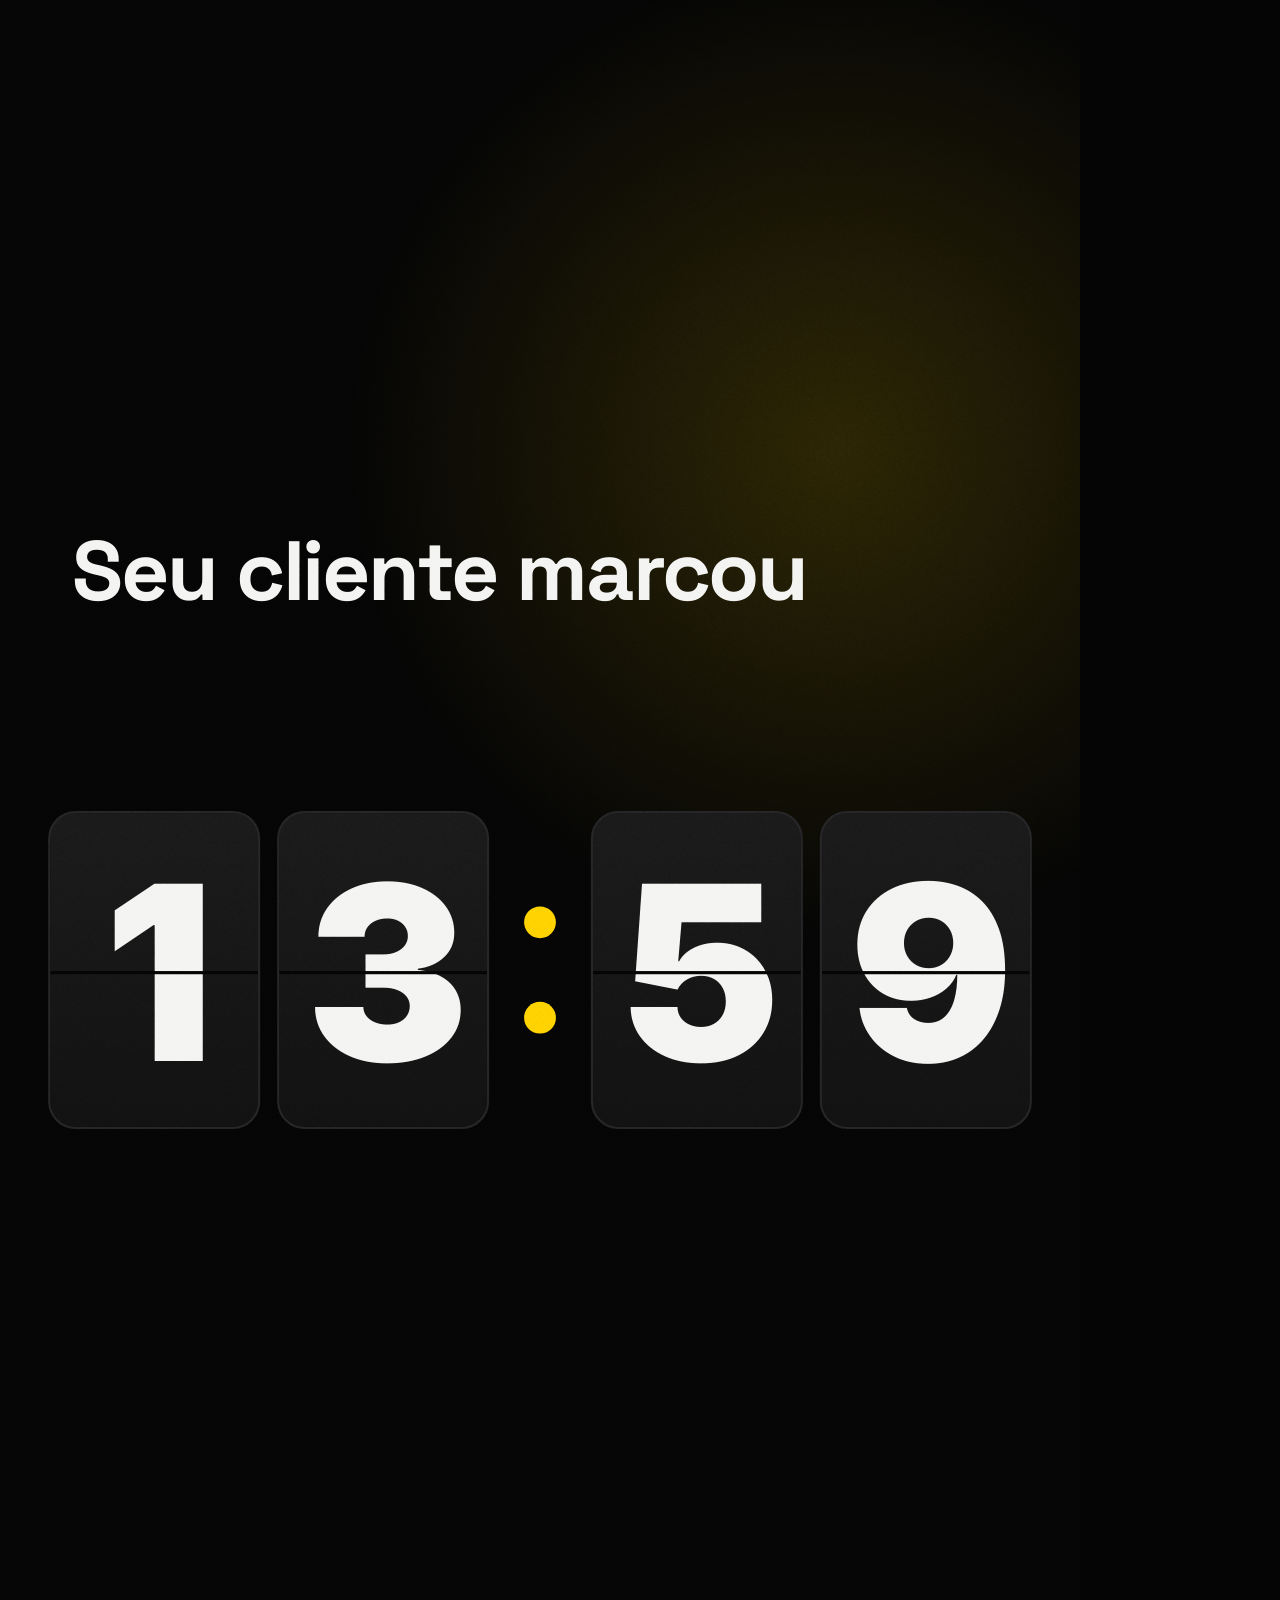
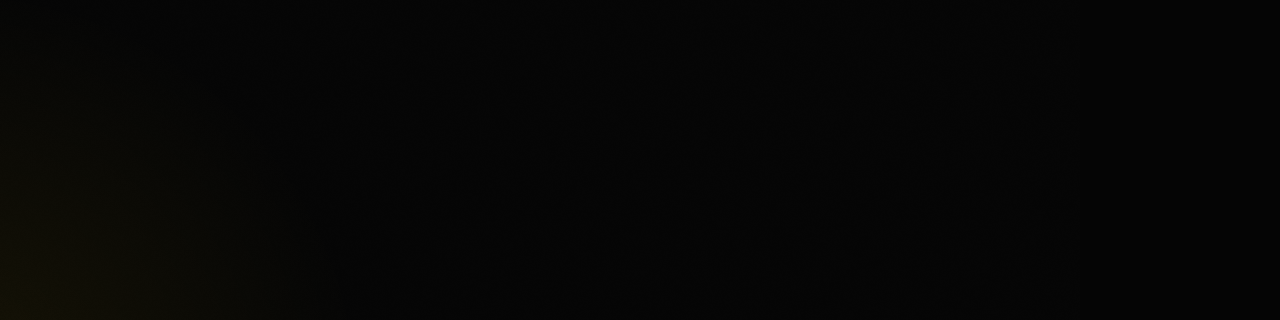
<file: brand-kit/videos/reels-v2-fontes/faltas.html>
<!doctype html><html><head><meta charset="utf-8">
<style>
@font-face{font-family:SG;src:url(fonts/space-grotesk-latin-500-normal.woff2);font-weight:500}
@font-face{font-family:SG;src:url(fonts/space-grotesk-latin-700-normal.woff2);font-weight:700}
@font-face{font-family:IN;src:url(fonts/inter-latin-400-normal.woff2);font-weight:400}
@font-face{font-family:IN;src:url(fonts/inter-latin-500-normal.woff2);font-weight:500}
@font-face{font-family:IN;src:url(fonts/inter-latin-600-normal.woff2);font-weight:600}
@font-face{font-family:IN;src:url(fonts/inter-latin-800-normal.woff2);font-weight:800}
@font-face{font-family:IN;src:url(fonts/inter-latin-900-normal.woff2);font-weight:900}
*{box-sizing:border-box;margin:0;padding:0}
html,body{width:1080px;height:1920px;overflow:hidden;background:#050505}
#root{position:relative;width:1080px;height:1920px;overflow:hidden;background:#050505;color:#f4f4f2}
.abs{position:absolute}
.scene{position:absolute;inset:0}
#glow{position:absolute;inset:-200px;background:radial-gradient(700px 700px at var(--gx,70%) var(--gy,20%),rgba(254,211,1,.16),rgba(0,0,0,0) 70%),radial-gradient(600px 600px at 10% 95%,rgba(254,211,1,.07),rgba(0,0,0,0) 70%)}
#grain{position:absolute;inset:0;background:url(img/noise.png);opacity:.07;mix-blend-mode:overlay;pointer-events:none}
.sg{font-family:SG;font-weight:700;letter-spacing:-.025em;line-height:1}
.mask{overflow:hidden;position:absolute}
.eb{font-family:SG;font-weight:500;font-size:30px;letter-spacing:.22em;color:#fed301;display:flex;align-items:center;gap:18px}
.eb:before{content:"";width:46px;height:3px;background:#fed301}
/* clock */
.card{position:absolute;top:0;width:200px;height:300px;border-radius:26px;background:linear-gradient(#1b1b1c,#121213);border:2px solid #262628;overflow:hidden}
.card:after{content:"";position:absolute;left:0;right:0;top:149px;height:3px;background:#050505}
.col{position:absolute;left:0;top:0;width:100%}
.dg{height:300px;display:flex;align-items:center;justify-content:center;font-family:IN;font-weight:900;font-size:230px;letter-spacing:-.04em;color:#f4f4f2}
.stamp{position:absolute;font-family:IN;font-weight:900;color:#ff4b3e;border:6px solid #ff4b3e;border-radius:14px;letter-spacing:.06em;text-transform:uppercase}
/* slots */
.slot{position:absolute;top:0;width:290px;height:200px;border-radius:24px;background:#141415;border:2px solid #2a2a2c;padding:26px 28px}
.slot .d{font-family:SG;font-weight:500;font-size:28px;letter-spacing:.16em;color:#9a9a94}
.slot .h{font-family:IN;font-weight:800;font-size:64px;letter-spacing:-.03em;margin-top:6px}
.slot .s{font-family:IN;font-weight:500;font-size:28px;color:#9a9a94;margin-top:2px}
.slot .stamp{font-size:46px;padding:4px 16px;border-width:5px;left:50%;top:52%;background:rgba(10,10,10,.75)}
.slot .in{transition:none}
/* phone */
#phwrap{position:absolute;inset:0;perspective:2200px}
#phone{position:absolute;left:300px;top:640px;width:480px;height:980px;border-radius:78px;background:#0a0a0a;padding:16px;box-shadow:0 60px 140px rgba(0,0,0,.7),0 0 0 3px #2b2b2d,inset 0 0 0 2px #3a3a3c;transform-origin:50% 50%}
#screen{position:relative;width:100%;height:100%;border-radius:62px;overflow:hidden;background:#efeae2;font-family:IN;color:#111}
#island{position:absolute;left:50%;top:14px;width:132px;height:38px;margin-left:-66px;border-radius:20px;background:#000;z-index:5}
.sb{position:absolute;left:0;right:0;top:0;height:64px;display:flex;justify-content:space-between;align-items:center;padding:6px 40px 0;font-weight:600;font-size:22px;background:#f7f5f2}
.hd{position:absolute;left:0;right:0;top:64px;height:92px;background:#f7f5f2;border-bottom:1px solid #e2ddd6;display:flex;align-items:center;gap:16px;padding:0 22px}
.av{width:58px;height:58px;border-radius:50%;background:#fed301;display:flex;align-items:center;justify-content:center;font-family:SG;font-weight:700;font-size:24px;color:#111}
.nm{font-weight:600;font-size:25px}.nm small{display:block;font-weight:500;font-size:18px;color:#6f6f6a;margin-top:2px}
.chip{position:absolute;left:50%;transform:translateX(-50%);top:178px;background:#fff;border-radius:10px;padding:5px 14px;font-size:17px;font-weight:500;color:#6f6f6a}
#chat{padding:226px 16px 0;display:flex;flex-direction:column;gap:10px}
.bub{position:relative;max-width:370px;padding:14px 18px 30px;border-radius:20px;font-size:26px;line-height:1.3;box-shadow:0 1px 1px rgba(0,0,0,.08)}
.bin{align-self:flex-start;background:#fff;border-top-left-radius:6px;transform-origin:0 100%}
.bout{align-self:flex-end;background:#d9fdd3;border-top-right-radius:6px;transform-origin:100% 100%}
.bub .tm{position:absolute;right:14px;bottom:7px;font-size:15px;color:#8a8a84}
.btn{position:relative;width:370px;height:64px;background:#fff;border-radius:14px;display:flex;align-items:center;justify-content:center;gap:12px;font-weight:600;font-size:26px;color:#0a7cba;box-shadow:0 1px 1px rgba(0,0,0,.08);transform-origin:0 50%}
#finger{position:absolute;width:96px;height:96px;margin:-48px 0 0 -48px;border-radius:50%;background:rgba(255,255,255,.55);border:3px solid rgba(255,255,255,.95);box-shadow:0 8px 30px rgba(0,0,0,.35)}
#rip{position:absolute;border-radius:50%;border:4px solid #fed301}
/* agenda */
#ag{position:absolute;left:72px;top:620px;width:936px;border-radius:40px;background:#121213;border:2px solid #2c2c2e;padding:40px 36px;box-shadow:0 50px 120px rgba(0,0,0,.6)}
#ag .t{font-family:SG;font-weight:700;font-size:60px}#ag .t small{display:block;font-family:IN;font-weight:500;font-size:32px;color:#8f8f88;margin-top:4px}
.row{position:relative;margin-top:26px;height:150px;border-radius:26px;background:#1a1a1b;border:3px solid #2a2a2c;padding:24px 28px}
.row .hr{font-family:IN;font-weight:800;font-size:50px}.row .who{font-family:IN;font-weight:500;font-size:32px;color:#a3a39d;margin-top:4px}
.st{position:absolute;right:26px;top:44px;height:60px;border-radius:30px;padding:0 24px;display:flex;align-items:center;gap:10px;font-family:IN;font-weight:600;font-size:30px;white-space:nowrap}
.wait{background:#2a2a2c;color:#b5b5ae}.ok{background:rgba(52,199,89,.16);color:#3ddc6f}.rem{background:rgba(255,159,10,.16);color:#ffae33}
.free{position:absolute;inset:-3px;border-radius:26px;border:4px dashed #fed301;background:#211d08;display:flex;flex-direction:column;justify-content:center;padding-left:28px;font-family:SG;font-weight:700;font-size:46px;color:#fed301}.free small{font-family:IN;font-weight:500;font-size:28px;color:#d8c46a;margin-top:6px}
/* end */
#endc{position:absolute;inset:0;background:#fed301;color:#0a0a0a}
.blk{filter:brightness(0)}
</style></head><body><div id="root"><div id="sh" class="abs" style="inset:0">
<div id="glow"></div>

<!-- S1: relógio -->
<div id="s1" class="scene">
  <div class="mask" style="left:72px;top:520px;width:940px;height:100px"><div id="c1a" class="sg" style="font-size:84px">Seu cliente marcou</div></div>
  <div class="mask" style="left:72px;top:620px;width:940px;height:100px"><div id="c1b" class="sg" style="font-size:84px;color:#fed301">e não apareceu.</div></div>
  <div id="clock" class="abs" style="left:76px;top:820px;width:928px;height:300px">
    <div class="card" style="left:0"><div class="col"><div class="dg">1</div></div></div>
    <div class="card" style="left:216px"><div class="col" id="d1"><div class="dg">3</div><div class="dg">4</div></div></div>
    <div class="abs" style="left:430px;top:60px;width:68px;height:180px;display:flex;flex-direction:column;justify-content:space-around;align-items:center"><i id="cl1" style="width:30px;height:30px;border-radius:50%;background:#fed301"></i><i id="cl2" style="width:30px;height:30px;border-radius:50%;background:#fed301"></i></div>
    <div class="card" style="left:512px"><div class="col" id="d2"><div class="dg">5</div><div class="dg">0</div></div></div>
    <div class="card" style="left:728px"><div class="col" id="d3"><div class="dg">9</div><div class="dg">0</div></div></div>
  </div>
  <div id="st1" class="stamp" style="left:540px;top:1250px;font-size:62px;padding:10px 30px;white-space:nowrap">Não compareceu</div>
</div>

<!-- S2: DE NOVO -->
<div id="s2" class="scene" style="background:#fed301">
  <div id="dn0" class="abs" style="left:0;right:0;top:600px;text-align:center;font-family:IN;font-weight:900;font-size:206px;letter-spacing:-.05em;color:transparent;-webkit-text-stroke:5px #0a0a0a">DE NOVO.</div>
  <div id="dn1" class="abs" style="left:0;right:0;top:820px;text-align:center;font-family:IN;font-weight:900;font-size:206px;letter-spacing:-.05em;color:#0a0a0a">DE NOVO.</div>
  <div id="dn2" class="abs" style="left:0;right:0;top:1040px;text-align:center;font-family:IN;font-weight:900;font-size:206px;letter-spacing:-.05em;color:transparent;-webkit-text-stroke:5px #0a0a0a">DE NOVO.</div>
</div>

<!-- S3: contas -->
<div id="s3" class="scene">
  <div id="eb3" class="eb abs" style="left:72px;top:400px">FAZ A CONTA</div>
  <div class="abs" style="left:72px;top:480px;width:940px;height:200px">
    <div class="slot" id="sl0" style="left:0"><div class="d">SEG</div><div class="h">14:00</div><div class="s">Corte</div><div class="stamp" id="sp0">faltou</div></div>
    <div class="slot" id="sl1" style="left:323px"><div class="d">QUA</div><div class="h">10:30</div><div class="s">Escova</div><div class="stamp" id="sp1">faltou</div></div>
    <div class="slot" id="sl2" style="left:646px"><div class="d">SEX</div><div class="h">16:00</div><div class="s">Coloração</div><div class="stamp" id="sp2">faltou</div></div>
  </div>
  <div class="mask" style="left:72px;top:760px;width:940px;height:84px"><div id="m1" class="sg" style="font-size:66px">3 faltas por semana</div></div>
  <div class="mask" style="left:72px;top:842px;width:940px;height:84px"><div id="m2" class="sg" style="font-size:66px;color:#fed301">× R$ 80 cada</div></div>
  <div id="cnt" class="abs" style="left:72px;top:980px;width:940px;display:flex;align-items:flex-start;gap:20px">
    <div class="sg" style="font-size:92px;margin-top:40px;color:#fed301">R$</div>
    <div id="num" style="font-family:IN;font-weight:900;font-size:270px;letter-spacing:-.05em;line-height:1;color:#fed301">0</div>
  </div>
  <div class="mask" style="left:72px;top:1270px;width:940px;height:90px"><div id="per" class="sg" style="font-size:72px">por mês</div></div>
  <div class="mask" style="left:72px;top:1270px;width:940px;height:90px"><div id="per2" class="sg" style="font-size:72px">por ano. Jogados fora.</div></div>
  <div id="foot" class="abs" style="left:72px;top:1390px;font-family:IN;font-weight:500;font-size:28px;color:#77776f">Valores ilustrativos.</div>
</div>

<!-- S4: celular -->
<div id="s4" class="scene">
  <div class="mask" style="left:72px;top:300px;width:960px;height:96px"><div id="q1" class="sg" style="font-size:80px">E se o sistema</div></div>
  <div class="mask" style="left:72px;top:394px;width:960px;height:96px"><div id="q2" class="sg" style="font-size:80px;color:#fed301">lembrasse por você?</div></div>
  <div class="mask" style="left:72px;top:300px;width:960px;height:96px"><div id="k1" class="sg" style="font-size:80px">Confirmou?</div></div>
  <div class="mask" style="left:72px;top:394px;width:960px;height:96px"><div id="k2" class="sg" style="font-size:80px;color:#fed301">Fica na agenda.</div></div>
  <div class="mask" style="left:72px;top:300px;width:960px;height:96px"><div id="r1" class="sg" style="font-size:80px">Remarcou?</div></div>
  <div class="mask" style="left:72px;top:394px;width:960px;height:96px"><div id="r2" class="sg" style="font-size:80px;color:#fed301">A vaga volta.</div></div>
  <div id="phwrap"><div id="phone"><div id="screen">
    <div id="island"></div>
    <div class="sb"><span>9:41</span><span style="display:flex;gap:8px;align-items:center"><svg width="30" height="18" viewBox="0 0 30 18"><rect x="0" y="11" width="5" height="7" rx="1" fill="#111"/><rect x="8" y="7" width="5" height="11" rx="1" fill="#111"/><rect x="16" y="3" width="5" height="15" rx="1" fill="#111"/><rect x="24" y="0" width="5" height="18" rx="1" fill="#111"/></svg><svg width="40" height="20" viewBox="0 0 40 20"><rect x="1" y="1" width="34" height="18" rx="5" fill="none" stroke="#111" stroke-width="2"/><rect x="4" y="4" width="24" height="12" rx="3" fill="#111"/><rect x="36" y="7" width="3" height="6" rx="1" fill="#111"/></svg></span></div>
    <div class="hd"><svg width="18" height="30" viewBox="0 0 18 30"><path d="M15 3 3 15l12 12" fill="none" stroke="#0a7cba" stroke-width="4" stroke-linecap="round" stroke-linejoin="round"/></svg><div class="av">SA</div><div class="nm">Studio Aurora<small>Conta comercial</small></div></div>
    <div class="chip">Hoje</div>
    <div id="chat">
    <div id="b1" class="bub bin">Oi, Mariana! Lembrete do seu horário <b>amanhã às 14h</b>: corte com a Ana.<span class="tm">10:02</span></div>
    <div id="bt1" class="btn"><svg width="28" height="28" viewBox="0 0 26 26"><path d="M5 13.5 10.5 19 21 7" fill="none" stroke="#0a7cba" stroke-width="3.4" stroke-linecap="round" stroke-linejoin="round"/></svg>Confirmar</div>
    <div id="bt2" class="btn" style="margin-top:-4px"><svg width="28" height="28" viewBox="0 0 26 26"><rect x="3" y="5" width="20" height="18" rx="4" fill="none" stroke="#0a7cba" stroke-width="2.6"/><path d="M3 11h20M9 2v6M17 2v6" stroke="#0a7cba" stroke-width="2.6" stroke-linecap="round"/></svg>Remarcar</div>
    <div id="b2" class="bub bout" style="margin-top:8px">Confirmar<span class="tm">10:05 <b style="color:#34b7f1">✓✓</b></span></div>
    <div id="b3" class="bub bin">Perfeito! Te esperamos amanhã.<span class="tm">10:05</span></div>
    </div>
    <div id="rip"></div>
    <div id="finger"></div>
  </div></div></div>
  <div id="ag">
    <div class="t">Agenda<small>amanhã · Studio Aurora</small></div>
    <div class="row" id="ra"><div class="hr">14:00</div><div class="who">Mariana · Corte</div><div class="st wait" id="sa0">Aguardando</div><div class="st ok" id="sa1"><svg width="28" height="28" viewBox="0 0 26 26"><path d="M5 13.5 10.5 19 21 7" fill="none" stroke="#3ddc6f" stroke-width="4" stroke-linecap="round" stroke-linejoin="round"/></svg>Confirmado</div></div>
    <div class="row"><div class="hr">15:00</div><div class="who">Carla · Escova</div><div class="st ok"><svg width="28" height="28" viewBox="0 0 26 26"><path d="M5 13.5 10.5 19 21 7" fill="none" stroke="#3ddc6f" stroke-width="4" stroke-linecap="round" stroke-linejoin="round"/></svg>Confirmado</div></div>
    <div class="row" id="rc"><div class="hr">16:00</div><div class="who">Paula · Coloração</div><div class="st wait" id="sc0">Aguardando</div><div class="st rem" id="sc1">Remarcou</div><div class="free" id="fr">16:00 · Vaga livre<small>Aberta para novos agendamentos</small></div></div>
  </div>
</div>

<!-- S5: frase final -->
<div id="s5" class="scene">
  <div id="w1" class="abs sg" style="left:72px;top:600px;font-size:150px">Lembrete</div>
  <div id="w2" class="abs sg" style="left:72px;top:760px;font-size:150px">automático</div>
  <div id="w3" class="abs sg" style="left:72px;top:930px;font-size:104px;color:#bdbdb6">pelo WhatsApp.</div>
  <div id="ul" class="abs" style="left:72px;top:1272px;width:860px;height:16px;background:#fed301;transform-origin:0 50%"></div>
  <div id="w4" class="abs sg" style="left:72px;top:1130px;font-size:128px;color:#fed301">Menos faltas.</div>
</div>

<!-- S6: fim -->
<div id="endc">
  <img id="xsym" class="blk" src="img/paralaxe-simbolo-P.png" style="position:absolute;left:400px;top:560px;width:280px">
  <div style="position:absolute;left:230px;top:930px;width:620px;height:150px;overflow:hidden"><img id="xwm" class="blk" src="img/paralaxe-nome.png" style="position:absolute;left:0;top:40px;width:620px"></div>
  <div id="x1" class="abs sg" style="left:0;right:0;text-align:center;top:1150px;font-size:76px">Peça um orçamento</div>
  <div id="x2" class="abs" style="left:0;right:0;text-align:center;top:1252px;font-family:IN;font-weight:800;font-size:46px">Link na bio</div>
  <div id="x3" class="abs" style="left:0;right:0;text-align:center;top:1326px;font-family:IN;font-weight:500;font-size:34px;color:rgba(0,0,0,.6)">paralaxestudio.com.br</div>
</div>
<div id="wipe" class="abs" style="left:-300px;top:-200px;width:900px;height:2400px;background:#fed301;transform:skewX(-14deg)"></div>
</div><div id="grain"></div></div>
<script src="kit.js"></script>
<script>
window.DUR = 16.6;
const SHK = [[1.05, 26], [2.0, 34], [3.5, 8], [3.75, 8], [4.0, 8], [7.0, 22], [13.1, 26]];
function roll(e, t, a) { tf(e, `translateY(${-300 * eio(P(t, a, .28))}px)`); }
function popB(e, t, a) { const p = P(t, a, .3); op(e, t < a ? 0 : C(p * 4)); tf(e, `scale(${L(.55, 1, back(p))})`); }
function stampAt(e, t, a, rot, from = 2.4) { const p = P(t, a, .14); op(e, t < a ? 0 : C(p * 2)); tf(e, `translate(-50%,-50%) rotate(${rot}deg) scale(${L(from, 1, eo5(p))})`); }
function setT(t) {
  tf($('sh'), shake(t, SHK)); grain(t);
  $('glow').style.setProperty('--gx', (70 + 12 * Math.sin(t * .6)) + '%'); $('glow').style.setProperty('--gy', (20 + 8 * Math.cos(t * .5)) + '%');
  // S1
  op($('s1'), t < 2.0 ? 1 : 0);
  rise($('c1a'), t, -.12, .3, 110); rise($('c1b'), t, 1.05, .22, 110);
  roll($('d3'), t, .5); roll($('d2'), t, .56); roll($('d1'), t, .62);
  const blink = (Math.floor(t * 2) % 2 === 0) ? 1 : .25; op($('cl1'), blink); op($('cl2'), blink);
  const red = P(t, 1.05, .12);
  document.querySelectorAll('#clock .card').forEach(c => { c.style.borderColor = red > 0 ? `rgba(255,75,62,${red})` : '#262628'; c.style.boxShadow = red > 0 ? `0 0 ${60 * red}px rgba(255,75,62,${.35 * red})` : 'none'; });
  tf($('clock'), `scale(${L(1.06, 1, eo(P(t, 0, .6)))})`);
  stampAt($('st1'), t, 1.05, -7);
  // S2
  op($('s2'), win(t, 2.0, 3.0) ? 1 : 0);
  slam($('dn1'), t, 2.0, 1.9, .16);
  [['dn0', 2.3], ['dn2', 2.45]].forEach(([id, a]) => { const p = P(t, a, .14); op($(id), t < a ? 0 : C(p * 3)); tf($(id), `translateY(${(1 - eo5(p)) * (id == 'dn0' ? 120 : -120)}px)`); });
  // S3
  op($('s3'), win(t, 3.0, 7.45) ? 1 : 0);
  op($('eb3'), P(t, 3.0, .2));
  [0, 1, 2].forEach(i => { const a = 3.05 + i * .1, p = P(t, a, .3), e = $('sl' + i); op(e, t < a ? 0 : C(p * 3)); tf(e, `translateY(${(1 - eo5(p)) * 80}px)`); stampAt($('sp' + i), t, 3.5 + i * .25, -10 + i * 6, 2.2);
    e.style.borderColor = t >= 3.5 + i * .25 ? '#5a2320' : '#2a2a2c'; e.querySelectorAll('.d,.h,.s').forEach(x => x.style.opacity = t >= 3.5 + i * .25 ? .3 : 1); });
  rise($('m1'), t, 4.2, .28, 90); rise($('m2'), t, 4.5, .28, 90);
  op($('cnt'), t >= 5.0 ? 1 : 0); tf($('cnt'), `scale(${L(.9, 1, eo5(P(t, 5.0, .3)))})`); $('cnt').style.transformOrigin = '0 50%';
  let v = 960 * eo(P(t, 5.0, .9)); if (t > 6.35) v = L(960, 11520, eio(P(t, 6.35, .65)));
  $('num').textContent = fmt(v);
  const big = P(t, 7.0, .12); tf($('num'), `scale(${1 + .06 * Math.sin(Math.PI * big)})`); $('num').style.transformOrigin = '0 60%';
  rise($('per'), t, 5.2, .28, 100, 6.3, .18); rise($('per2'), t, 6.45, .28, 100);
  op($('foot'), P(t, 5.3, .3));
  // wipe 7.25-7.65
  const wp = eio(P(t, 7.2, .5)); tf($('wipe'), `translateX(${L(-1300, 1700, wp)}px) skewX(-14deg)`); op($('wipe'), win(t, 7.2, 7.7) ? 1 : 0);
  // S4
  op($('s4'), win(t, 7.45, 12.05) ? 1 : 0);
  rise($('q1'), t, 7.55, .3, 110, 9.85, .18); rise($('q2'), t, 7.65, .3, 110, 9.85, .18);
  rise($('k1'), t, 10.0, .28, 110, 10.85, .18); rise($('k2'), t, 10.08, .28, 110, 10.85, .18);
  rise($('r1'), t, 10.95, .28, 110, 11.95, .15); rise($('r2'), t, 11.03, .28, 110, 11.95, .15);
  const pin = eo5(P(t, 7.45, .8)), sh2 = ei(P(t, 9.9, .4)), fl = Math.sin(t * 1.4) * 1.5;
  tf($('phone'), `translate(${L(0, -900, sh2)}px,${(1 - pin) * 420 + L(0, 120, sh2)}px) rotateY(${L(-42, -8, pin) + L(0, 35, sh2) + fl}deg) rotateX(${L(24, 5, pin)}deg) rotateZ(${L(-8, 0, pin) + L(0, -10, sh2)}deg) scale(${L(.85, 1.25, pin)})`);
  op($('phone'), 1 - P(t, 10.05, .2));
  popB($('b1'), t, 8.3); [$('bt1'), $('bt2')].forEach((e, i) => { const a = 8.55 + i * .08, p = P(t, a, .25); op(e, t < a ? 0 : C(p * 3)); tf(e, `translateY(${(1 - eo5(p)) * 20}px)`); });
  // finger
  const fa = P(t, 8.9, .35), fx = $('bt1').offsetLeft + 185, fy = $('bt1').offsetTop + 32; const pr = (t > 9.25 && t < 9.42) ? 1 : 0;
  op($('finger'), win(t, 8.9, 9.75) ? C(fa * 3) * (1 - P(t, 9.55, .2)) : 0);
  $('finger').style.left = L(330, fx, eo(fa)) + 'px'; $('finger').style.top = L(900, fy, eo(fa)) + 'px'; tf($('finger'), `scale(${pr ? .82 : 1})`);
  const rp = P(t, 9.27, .45); if (t >= 9.27 && rp < 1) { const r = 20 + 90 * eo(rp); Object.assign($('rip').style, { left: (fx - r) + 'px', top: (fy - r) + 'px', width: 2 * r + 'px', height: 2 * r + 'px' }); op($('rip'), 1 - rp); } else op($('rip'), 0);
  $('bt1').style.background = t >= 9.28 ? `rgba(254,211,1,${.9 - .6 * P(t, 9.4, .4)})` : '#fff';
  popB($('b2'), t, 9.5); popB($('b3'), t, 9.85);
  // agenda
  const ap = eo5(P(t, 10.05, .55)); op($('ag'), t < 10.05 ? 0 : 1); tf($('ag'), `translateX(${(1 - ap) * 1100}px) rotate(${(1 - ap) * 8}deg)`);
  op($('sa0'), t < 10.4 ? 1 : 0); popB($('sa1'), t, 10.4); $('ra').style.borderColor = t >= 10.4 ? `rgba(61,220,111,${1 - .6 * P(t, 10.6, .5)})` : '#2a2a2c';
  op($('sc0'), t < 11.15 ? 1 : 0); op($('sc1'), win(t, 11.15, 11.5) ? 1 : 0); tf($('sc1'), `scale(${L(.6, 1, back(P(t, 11.15, .25)))})`);
  const fp = P(t, 11.45, .3); op($('fr'), t < 11.45 ? 0 : C(fp * 3)); tf($('fr'), `scale(${L(.9, 1, back(fp))})`);
  // exit S4 zoom
  const ex = ei(P(t, 11.85, .2)); $('s4').style.transform = `scale(${1 + ex * .25})`; $('s4').style.filter = ex > 0 ? `blur(${ex * 14}px)` : 'none';
  // S5
  op($('s5'), win(t, 12.05, 14.15) ? 1 : 0);
  const out5 = eo5(P(t, 13.85, .22));
  [['w1', 12.05], ['w2', 12.35], ['w3', 12.7], ['w4', 13.1]].forEach(([id, a], i) => { slam($(id), t, a, i == 3 ? 2.1 : 1.6, .15, `translateY(${-out5 * 500}px)`); if (out5 > 0) op($(id), 1 - out5); $(id).style.transformOrigin = '0 50%'; });
  tf($('ul'), `translateY(${-out5 * 500}px) scaleX(${eo5(P(t, 13.25, .35))})`); op($('ul'), t < 13.25 ? 0 : 1 - out5);
  // S6 end (circle reveal)
  const ce = eio(P(t, 14.0, .4)); $('endc').style.clipPath = `circle(${ce * 1300}px at 540px 960px)`; op($('endc'), t >= 14.0 ? 1 : 0);
  const ep = P(t, 14.25, .5); tf($('xsym'), `scale(${L(1.7, 1, eo5(ep))}) rotate(${(1 - eo5(ep)) * -12}deg)`); op($('xsym'), C(ep * 3));
  $('xwm').style.clipPath = `inset(0 ${100 - 100 * eo5(P(t, 14.6, .5))}% 0 0)`;
  [$('x1'), $('x2'), $('x3')].forEach((e, i) => { const p = P(t, 15.0 + i * .16, .4); op(e, C(p * 2.5)); tf(e, `translateY(${(1 - eo5(p)) * 40}px)`); });
}
setT(0);
</script></body></html>
</file>
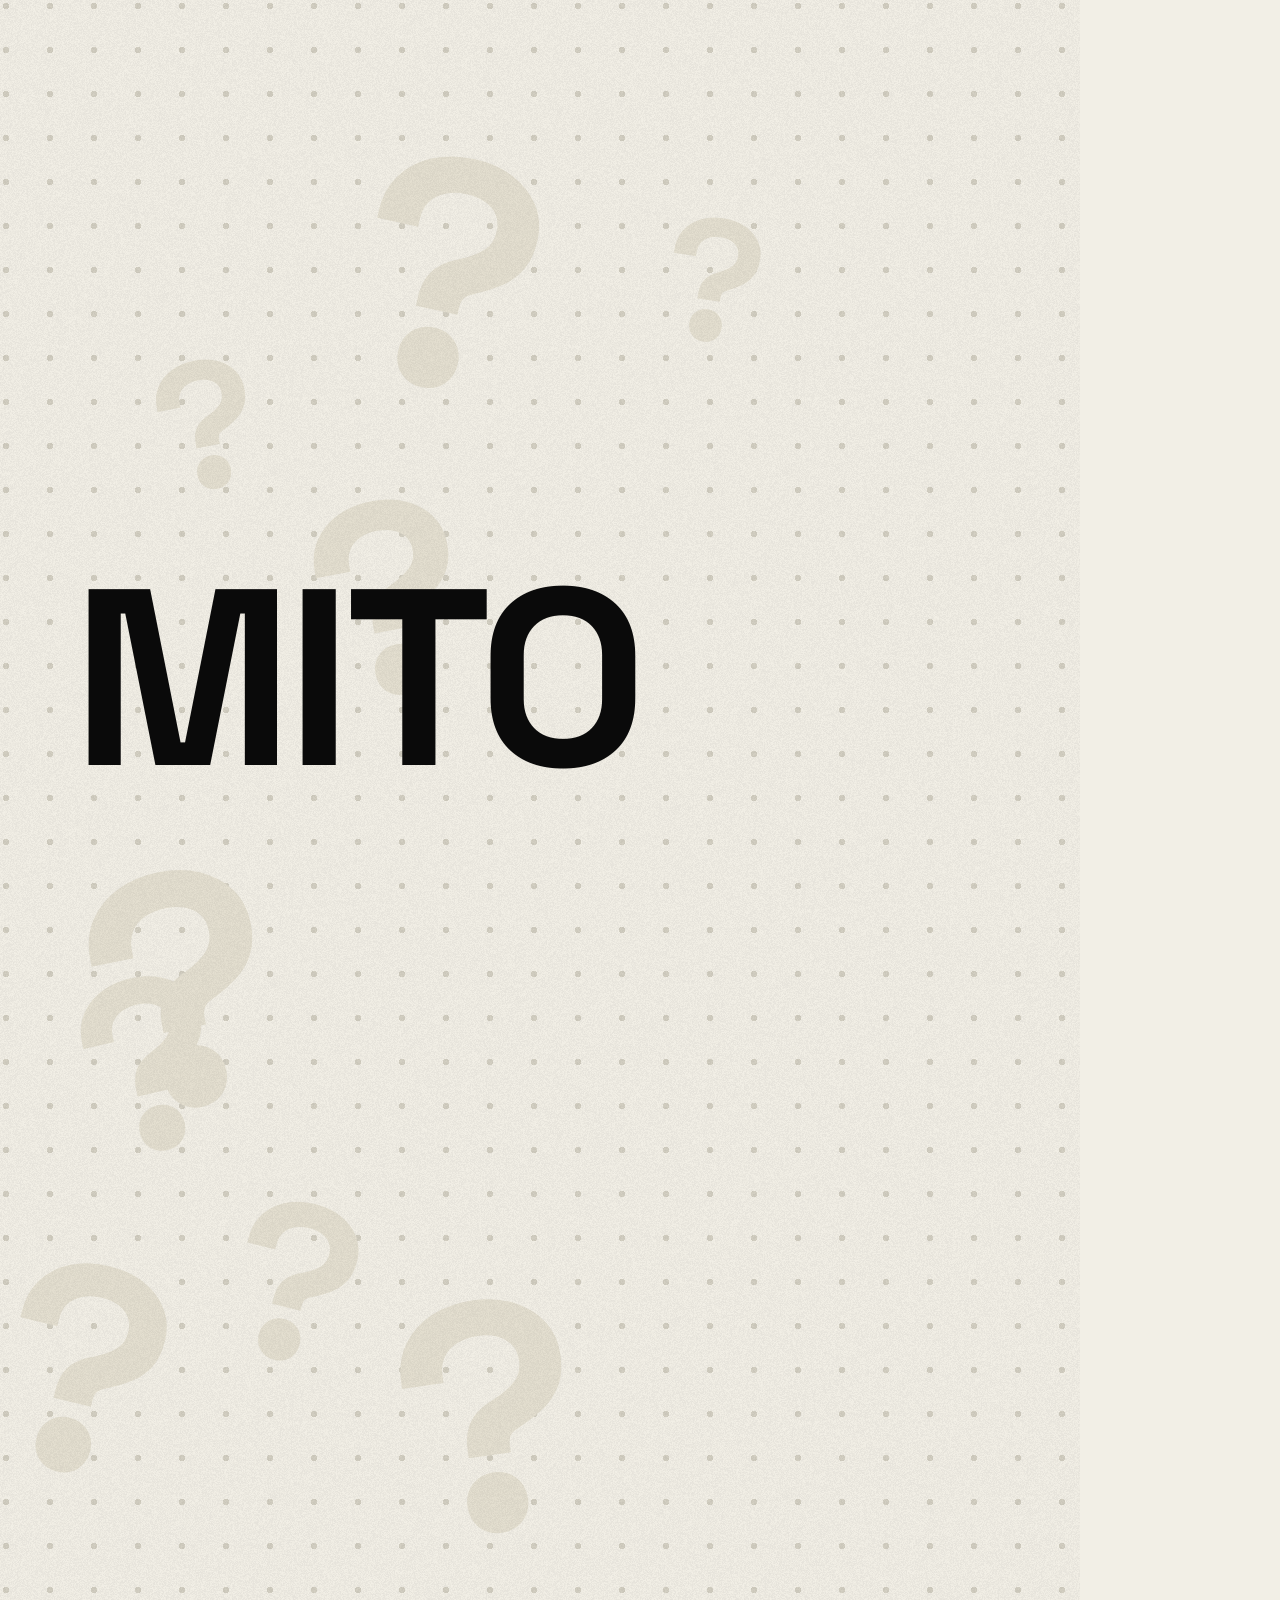
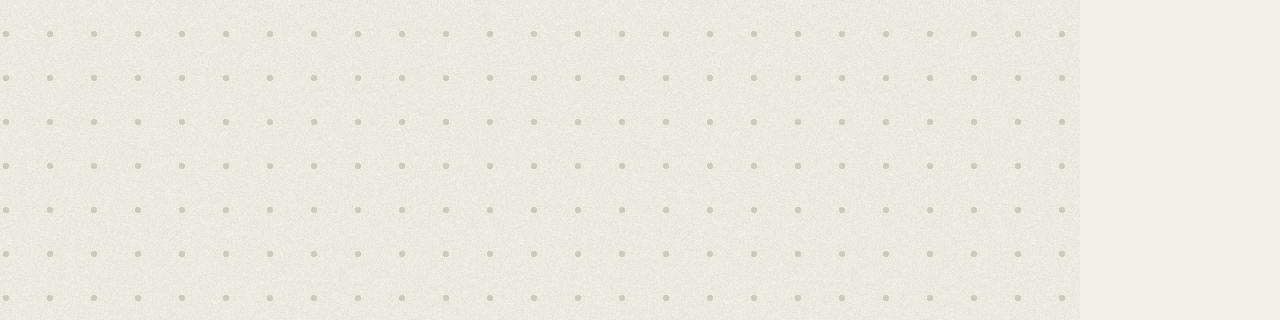
<file: brand-kit/videos/reels-v2-fontes/mito.html>
<!doctype html><html><head><meta charset="utf-8">
<style>
@font-face{font-family:SG;src:url(fonts/space-grotesk-latin-500-normal.woff2);font-weight:500}
@font-face{font-family:SG;src:url(fonts/space-grotesk-latin-700-normal.woff2);font-weight:700}
@font-face{font-family:IN;src:url(fonts/inter-latin-400-normal.woff2);font-weight:400}
@font-face{font-family:IN;src:url(fonts/inter-latin-500-normal.woff2);font-weight:500}
@font-face{font-family:IN;src:url(fonts/inter-latin-600-normal.woff2);font-weight:600}
@font-face{font-family:IN;src:url(fonts/inter-latin-800-normal.woff2);font-weight:800}
@font-face{font-family:IN;src:url(fonts/inter-latin-900-normal.woff2);font-weight:900}
*{box-sizing:border-box;margin:0;padding:0}
html,body{width:1080px;height:1920px;overflow:hidden;background:#f2efe6}
#root{position:relative;width:1080px;height:1920px;overflow:hidden;background:#f2efe6;color:#0a0a0a;font-family:IN}
.abs{position:absolute}
#dots{position:absolute;inset:-60px;background-image:radial-gradient(#d3cfc2 3px,transparent 3.5px);background-size:44px 44px}
#grain{position:absolute;inset:0;background:url(img/noise.png);opacity:.05;mix-blend-mode:multiply;pointer-events:none}
.sg{font-family:SG;font-weight:700;letter-spacing:-.03em;line-height:.95}
.q{position:absolute;font-family:SG;font-weight:700;color:#e4dfd0}
/* cards */
.deck{position:absolute;left:110px;top:470px;width:860px;height:1000px;perspective:2600px}
.card{position:absolute;inset:0;transform-style:preserve-3d}
.face{position:absolute;inset:0;border-radius:60px;backface-visibility:hidden;-webkit-backface-visibility:hidden;padding:70px 66px;box-shadow:0 40px 90px rgba(60,50,20,.28)}
.fr{background:#fed301;border:5px solid #0a0a0a}
.bk{background:#0a0a0a;color:#f4f4f2;transform:rotateY(180deg)}
.lab{font-family:IN;font-weight:800;font-size:30px;letter-spacing:.18em;display:flex;justify-content:space-between}
.qt{font-family:SG;font-weight:700;font-size:86px;line-height:1.04;letter-spacing:-.03em;margin-top:90px}
.qmark{position:absolute;right:56px;bottom:30px;font-family:SG;font-weight:700;font-size:300px;line-height:1;opacity:.12}
.stamp{display:inline-block;font-family:IN;font-weight:900;font-size:140px;letter-spacing:.02em;border:12px solid;border-radius:26px;padding:4px 40px 10px;margin-top:70px;transform-origin:30% 50%}
.mito{color:#ff4b3e;border-color:#ff4b3e}.verd{color:#2bd46a;border-color:#2bd46a}
.ex{font-family:IN;font-weight:600;font-size:50px;line-height:1.28;margin-top:66px;color:#f4f4f2}
.ex b{color:#fed301;font-weight:800}
.timer{position:absolute;left:110px;top:1510px;width:860px;height:22px;border-radius:11px;background:#ddd8ca;overflow:hidden}
.timer i{position:absolute;inset:0;background:#0a0a0a;transform-origin:0 50%}
.cnt{position:absolute;left:0;right:0;top:1560px;text-align:center;font-family:IN;font-weight:800;font-size:40px;letter-spacing:.12em;color:#77736a}
.hint{position:absolute;left:50%;top:330px;transform:translateX(-50%);white-space:nowrap;background:#0a0a0a;color:#fed301;border-radius:22px;padding:16px 30px 18px;font-family:SG;font-weight:700;font-size:46px}
#endc{position:absolute;inset:0;background:#f2efe6}
.blk{filter:brightness(0)}
</style></head><body><div id="root"><div id="sh" class="abs" style="inset:0">
<div id="dots"></div>
<div id="qs"></div>

<!-- hook -->
<div id="hook" class="abs" style="inset:0">
  <div id="h1" class="abs sg" style="left:72px;top:560px;font-size:250px">MITO</div>
  <div id="h2" class="abs sg" style="left:80px;top:800px;font-size:120px;font-weight:500;font-family:SG;color:#77736a">ou</div>
  <div id="h3" class="abs sg" style="left:52px;top:930px;font-size:200px;background:#fed301;padding:10px 24px 26px;border-radius:30px;border:6px solid #0a0a0a">VERDADE?</div>
  <div id="h4" class="abs" style="left:72px;top:1250px;font-family:SG;font-weight:500;font-size:54px;color:#3a3833">3 frases sobre sistema sob medida</div>
</div>
<div id="hint" class="hint">Responde antes de a carta virar</div>

<div id="cards"></div>
<div class="timer" id="tmr"><i id="tmi"></i></div>
<div class="cnt" id="cnt">3</div>

<!-- CTA -->
<div id="cta" class="abs" style="inset:0">
  <div id="c1" class="abs sg" style="left:72px;top:560px;font-size:112px">Qual desses</div>
  <div id="c2" class="abs sg" style="left:72px;top:680px;font-size:112px">você achava</div>
  <div id="c3" class="abs sg" style="left:72px;top:800px;font-size:112px">que era verdade?</div>
  <div id="c4" class="abs" style="left:72px;top:1010px;display:flex;align-items:center;gap:26px;background:#0a0a0a;color:#fed301;border-radius:34px;padding:26px 40px 28px">
    <svg width="74" height="74" viewBox="0 0 24 24"><path d="M4 4h16a2 2 0 0 1 2 2v10a2 2 0 0 1-2 2H9l-5 4v-4a2 2 0 0 1-2-2V6a2 2 0 0 1 2-2z" fill="#fed301"/><circle cx="8" cy="11" r="1.4" fill="#0a0a0a"/><circle cx="12" cy="11" r="1.4" fill="#0a0a0a"/><circle cx="16" cy="11" r="1.4" fill="#0a0a0a"/></svg>
    <span class="sg" style="font-size:72px">Comenta aqui</span></div>
  <svg id="arr" class="abs" style="left:150px;top:1190px" width="90" height="150" viewBox="0 0 30 50"><path d="M15 2v40M4 32l11 12 11-12" fill="none" stroke="#0a0a0a" stroke-width="5" stroke-linecap="round" stroke-linejoin="round"/></svg>
</div>

<div id="endc">
  <img id="xsym" class="blk" src="img/paralaxe-simbolo-P.png" style="position:absolute;left:400px;top:560px;width:280px">
  <div style="position:absolute;left:230px;top:930px;width:620px;height:150px;overflow:hidden"><img id="xwm" class="blk" src="img/paralaxe-nome.png" style="position:absolute;left:0;top:40px;width:620px"></div>
  <div id="x1" class="abs sg" style="left:0;right:0;text-align:center;top:1150px;font-size:76px">Peça um orçamento</div>
  <div id="x2" class="abs" style="left:0;right:0;text-align:center;top:1252px;font-weight:800;font-size:46px"><span style="background:#fed301;padding:4px 18px;border-radius:12px">Link na bio</span></div>
  <div id="x3" class="abs" style="left:0;right:0;text-align:center;top:1336px;font-weight:500;font-size:34px;color:#6a675f">paralaxestudio.com.br</div>
</div>
</div><div id="grain"></div></div>
<script src="kit.js"></script>
<script>
window.DUR = 18.4;
const CARDS = [
  { q: 'Sistema sob medida é só para empresa grande.', a: 'MITO', ex: 'Implantação única e <b>mensalidade fixa</b>, com hospedagem inclusa. Feito para o tamanho da sua empresa.', t0: 1.9 },
  { q: 'Vou esperar meses para ver alguma coisa.', a: 'MITO', ex: 'Você vê e aprova as telas no <b>protótipo</b>, antes de o sistema ficar pronto.', t0: 6.0 },
  { q: 'No começo, uma planilha dá conta.', a: 'VERDADE', ex: 'Mas quando a empresa cresce, ela começa a travar. <b>Aí é hora de um sistema.</b>', t0: 10.1 },
];
const HOLD = 4.1; // time per card; flip at t0+2.1
$('cards').innerHTML = CARDS.map((c, i) => `<div class="deck" id="dk${i}"><div class="card" id="cd${i}">
  <div class="face fr"><div class="lab"><span>MITO OU VERDADE?</span><span>0${i + 1}/03</span></div><div class="qt">${c.q}</div><div class="qmark">?</div></div>
  <div class="face bk"><div class="lab" style="color:#8f8b80"><span>RESPOSTA</span><span>0${i + 1}/03</span></div><div class="stamp ${c.a == 'MITO' ? 'mito' : 'verd'}" id="stp${i}">${c.a}</div><div class="ex">${c.ex}</div></div>
</div></div>`).join('');
let _s = 5; const rnd = () => (_s = (_s * 16807) % 2147483647) / 2147483647;
let qh = ''; const QP = []; for (let i = 0; i < 9; i++) { QP.push([rnd() * 1000, rnd() * 1800, 120 + rnd() * 220, rnd() * 6.28]); qh += `<div class="q" id="qq${i}" style="font-size:${QP[i][2]}px">?</div>`; } $('qs').innerHTML = qh;
const SHK = [[.0, 0], [.5, 10], [1.0, 16]];
CARDS.forEach(c => SHK.push([c.t0 + 2.1 + .35, 14]));
function setT(t) {
  tf($('sh'), shake(t, SHK)); grain(t);
  $('dots').style.transform = `translate(${(t * 14) % 44}px,${(t * 22) % 44}px)`;
  QP.forEach(([x, y, s, ph], i) => { const e = $('qq' + i); e.style.left = x + 'px'; e.style.top = (y - t * 30) + 'px'; tf(e, `rotate(${Math.sin(t * .7 + ph) * 14}deg)`); });
  // hook
  op($('hook'), t < 1.95 ? 1 : 0); const ho = ei(P(t, 1.65, .25));
  slam($('h1'), t, -.1, 1.6, .16, `translateX(${-ho * 1200}px)`); slam($('h2'), t, .45, 1.6, .14, `translateX(${-ho * 1200}px)`); slam($('h3'), t, .75, 1.8, .16, `translateX(${ho * 1200}px) rotate(-3deg)`);
  [$('h1'), $('h2'), $('h3')].forEach(e => e.style.transformOrigin = '0 50%');
  const h4 = P(t, 1.05, .3); op($('h4'), t < 1.05 ? 0 : C(h4 * 3) * (1 - ho)); tf($('h4'), `translateY(${(1 - eo5(h4)) * 30}px)`);
  // hint
  const hp = P(t, 1.9, .3), hq = P(t, 13.9, .2); op($('hint'), t < 1.9 || t > 14.1 ? 0 : C(hp * 3) * (1 - hq)); tf($('hint'), `translateX(-50%) rotate(-1.5deg) scale(${L(.6, 1, back(hp))})`);
  // cards
  let tw = 0, tcount = '', tvis = 0;
  CARDS.forEach((c, i) => {
    const dk = $('dk' + i), cd = $('cd' + i), a = c.t0, fl = a + 2.1, ex = a + HOLD;
    const pin = eo5(P(t, a, .5)), pout = ei(P(t, ex - .05, .4));
    if (t < a || t > ex + .4) { op(dk, 0); return; } op(dk, 1);
    const last = i === CARDS.length - 1;
    tf(dk, `translate(${(1 - pin) * 1100 - (last ? pout * 0 : pout * 1300)}px,${(1 - pin) * 120 + (last ? pout * 1500 : 0)}px) rotate(${(1 - pin) * 18 - pout * 16}deg)`);
    const fp = P(t, fl, .5); tf(cd, `rotateY(${180 * eio(fp)}deg) scale(${1 + .08 * Math.sin(Math.PI * fp)})`);
    const sp = P(t, fl + .35, .16); const st = $('stp' + i); op(st, t < fl + .35 ? 0 : C(sp * 3)); tf(st, `rotate(-7deg) scale(${L(2.4, 1, eo5(sp))})`);
    if (t >= a + .3 && t < fl) { tw = 1 - P(t, a + .3, fl - a - .3); tvis = 1; tcount = String(Math.max(1, Math.ceil(tw * 3))); }
    else if (t >= fl && t < ex) { tvis = 1 - P(t, fl, .2); tw = 0; tcount = '' }
  });
  op($('tmr'), tvis); op($('cnt'), tvis); tf($('tmi'), `scaleX(${tw})`); $('cnt').textContent = tcount ? tcount : ''; $('tmi').style.background = tw < .34 && tw > 0 ? '#ff4b3e' : '#0a0a0a';
  // CTA 14.2-16.3
  op($('cta'), win(t, 14.15, 16.35) ? 1 : 0); const co = eo5(P(t, 16.05, .25));
  [['c1', 14.2], ['c2', 14.45], ['c3', 14.7]].forEach(([id, a]) => { slam($(id), t, a, 1.6, .15, `translateY(${-co * 500}px)`); $(id).style.transformOrigin = '0 50%'; if (co > 0) op($(id), 1 - co); });
  const c4 = P(t, 15.05, .3); op($('c4'), t < 15.05 ? 0 : C(c4 * 3) * (1 - co)); tf($('c4'), `scale(${L(.5, 1, back(c4))}) rotate(-2deg)`); $('c4').style.transformOrigin = '0 50%';
  op($('arr'), t < 15.3 ? 0 : P(t, 15.3, .2) * (1 - co)); tf($('arr'), `translateY(${Math.abs(Math.sin((t - 15.3) * 6)) * 40}px)`);
  // end
  const ce = eio(P(t, 16.3, .45)); $('endc').style.clipPath = `inset(0 ${(1 - ce) * 100}% 0 0)`; op($('endc'), t >= 16.3 ? 1 : 0);
  const ep = P(t, 16.55, .5); tf($('xsym'), `scale(${L(1.7, 1, eo5(ep))}) rotate(${(1 - eo5(ep)) * -12}deg)`); op($('xsym'), C(ep * 3));
  $('xwm').style.clipPath = `inset(0 ${100 - 100 * eo5(P(t, 16.9, .5))}% 0 0)`;
  [$('x1'), $('x2'), $('x3')].forEach((e, i) => { const p = P(t, 17.25 + i * .16, .4); op(e, C(p * 2.5)); tf(e, `translateY(${(1 - eo5(p)) * 40}px)`); });
}
setT(0);
</script></body></html>
</file>
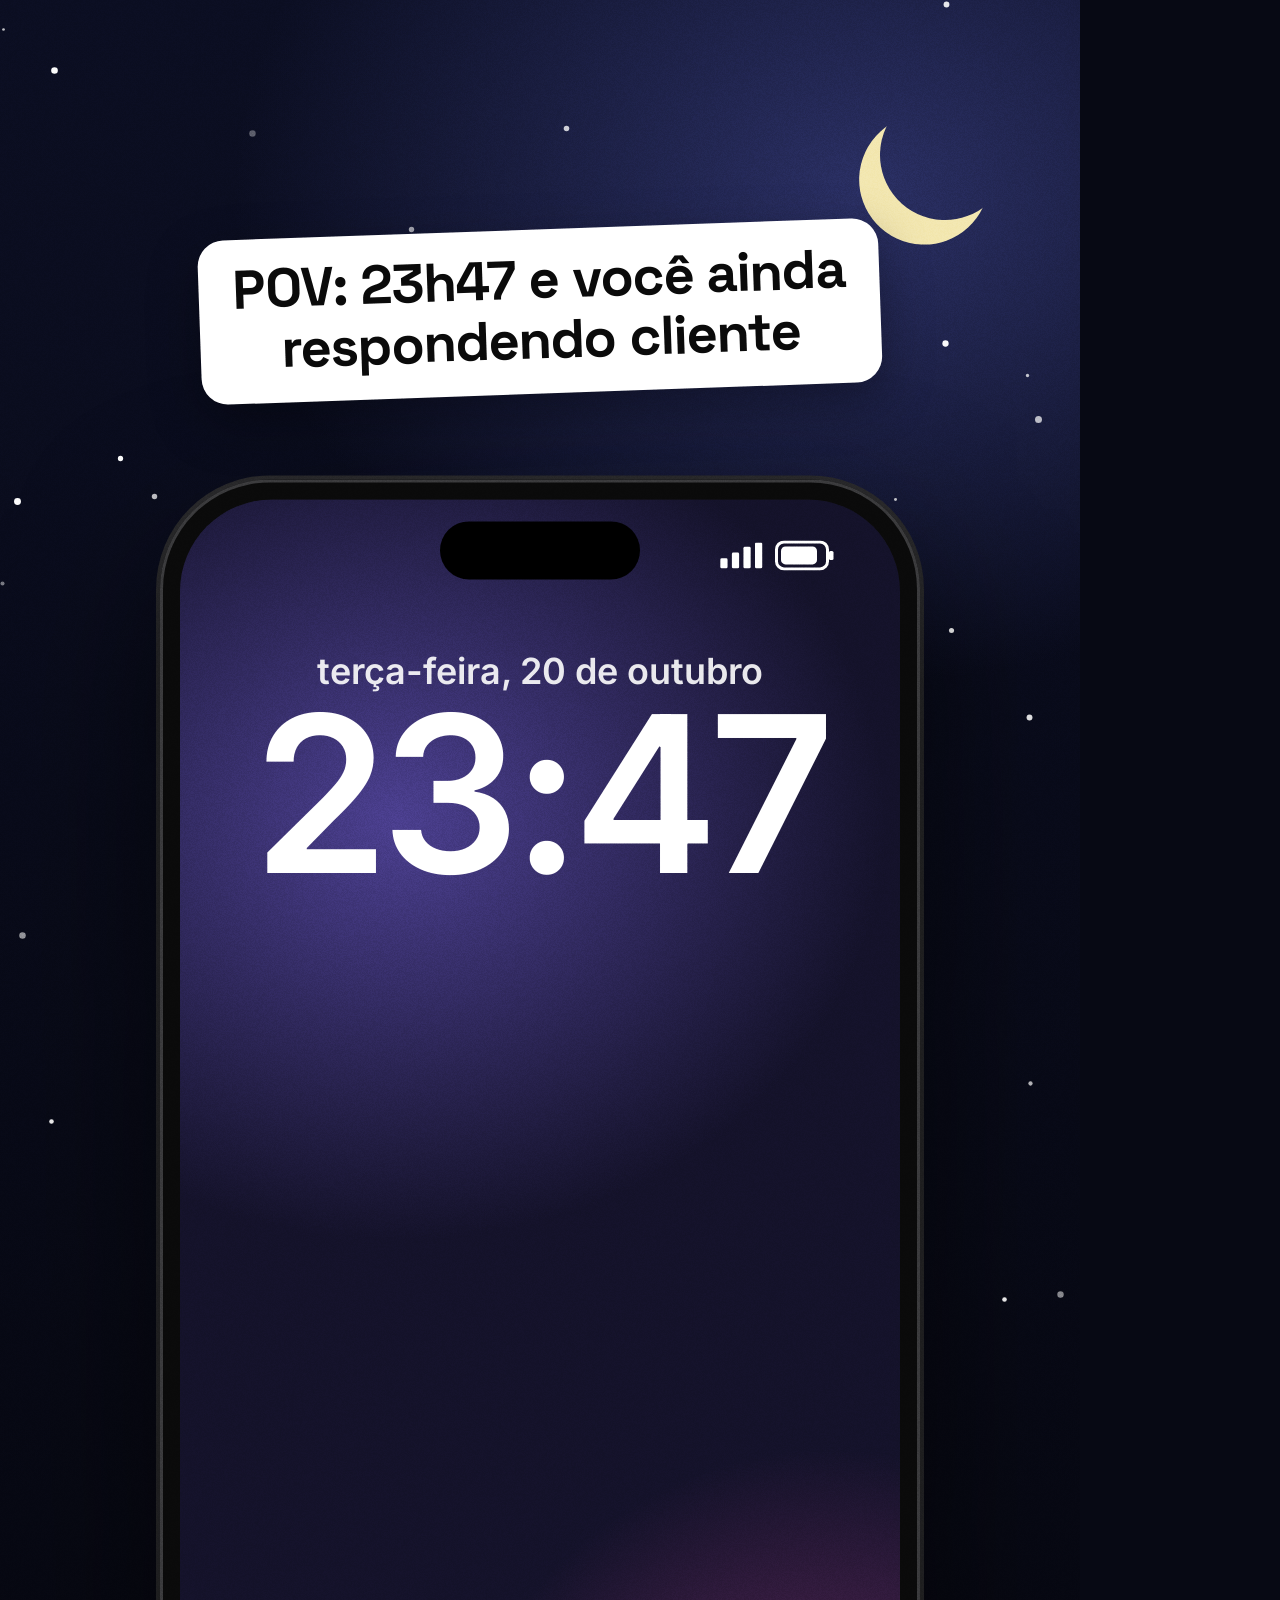
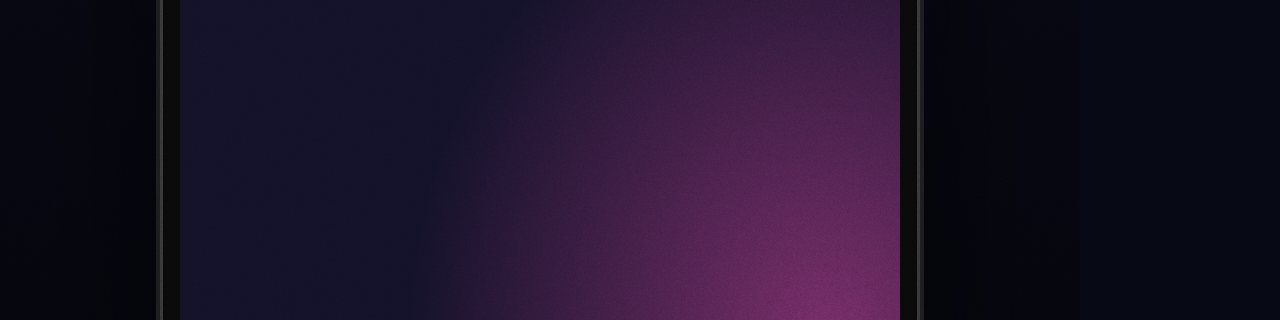
<file: brand-kit/videos/reels-v2-fontes/pov.html>
<!doctype html><html><head><meta charset="utf-8">
<style>
@font-face{font-family:SG;src:url(fonts/space-grotesk-latin-500-normal.woff2);font-weight:500}
@font-face{font-family:SG;src:url(fonts/space-grotesk-latin-700-normal.woff2);font-weight:700}
@font-face{font-family:IN;src:url(fonts/inter-latin-400-normal.woff2);font-weight:400}
@font-face{font-family:IN;src:url(fonts/inter-latin-500-normal.woff2);font-weight:500}
@font-face{font-family:IN;src:url(fonts/inter-latin-600-normal.woff2);font-weight:600}
@font-face{font-family:IN;src:url(fonts/inter-latin-800-normal.woff2);font-weight:800}
@font-face{font-family:IN;src:url(fonts/inter-latin-900-normal.woff2);font-weight:900}
*{box-sizing:border-box;margin:0;padding:0}
html,body{width:1080px;height:1920px;overflow:hidden;background:#070914}
#root{position:relative;width:1080px;height:1920px;overflow:hidden;color:#f4f4f2;font-family:IN}
.abs{position:absolute}
#night{position:absolute;inset:0;background:radial-gradient(900px 700px at 80% 10%,#2a2f63 0,rgba(0,0,0,0) 70%),linear-gradient(#0b0e22,#06070f)}
#moon{position:absolute;left:880px;top:90px;width:130px;height:130px;border-radius:50%;box-shadow:-28px 16px 0 0 #f3e7b0;transform:rotate(-20deg)}
.star{position:absolute;width:5px;height:5px;border-radius:50%;background:#fff}
#day{position:absolute;inset:0;background:#fed301}
#night2{position:absolute;inset:0;background:radial-gradient(900px 700px at 80% 10%,#2a2f63 0,rgba(0,0,0,0) 70%),linear-gradient(#0b0e22,#06070f)}
#grain{position:absolute;inset:0;background:url(img/noise.png);opacity:.06;mix-blend-mode:overlay;pointer-events:none}
.pill{position:absolute;left:50%;top:230px;max-width:920px;padding:20px 34px 22px;border-radius:26px;background:#fff;color:#0a0a0a;font-family:SG;font-weight:700;font-size:54px;line-height:1.12;letter-spacing:-.02em;text-align:center;box-shadow:0 18px 50px rgba(0,0,0,.35);white-space:nowrap}
.pill.dk{background:#0a0a0a;color:#fed301}
.sg{font-family:SG;font-weight:700;letter-spacing:-.025em;line-height:1}
/* phone */
#phw{position:absolute;inset:0;perspective:2400px}
#phone{position:absolute;left:160px;top:470px;width:760px;height:1640px;border-radius:110px;background:#0a0a0a;padding:20px;box-shadow:0 70px 160px rgba(0,0,0,.65),0 0 0 4px #2b2b2d,inset 0 0 0 3px #3a3a3c}
#screen{position:relative;width:100%;height:100%;border-radius:92px;overflow:hidden;background:#111}
#island{position:absolute;left:50%;top:22px;width:200px;height:58px;margin-left:-100px;border-radius:30px;background:#000;z-index:20}
.sb{position:absolute;left:0;right:0;top:0;height:96px;display:flex;justify-content:space-between;align-items:center;padding:16px 64px 0;font-weight:600;font-size:32px;z-index:15}
/* lock screen */
#lock{position:absolute;inset:0;background:radial-gradient(700px 600px at 30% 20%,#4b3f8f 0,rgba(0,0,0,0) 70%),radial-gradient(600px 700px at 90% 90%,#7a2f6b 0,rgba(0,0,0,0) 70%),#14122a;color:#fff}
#date{position:absolute;left:0;right:0;top:150px;text-align:center;font-weight:600;font-size:36px;opacity:.9}
#clk{position:absolute;left:0;right:0;top:190px;text-align:center;font-weight:600;font-size:210px;letter-spacing:-.04em;line-height:1}
#stack{position:absolute;left:24px;right:24px;top:470px}
.nt{position:absolute;left:0;width:676px;height:158px;border-radius:40px;background:rgba(58,54,92,.92);padding:24px 26px;display:flex;gap:22px;transform-origin:50% 0}
.ic{flex:none;width:76px;height:76px;border-radius:20px;background:#2fbf5f;display:flex;align-items:center;justify-content:center}
.nt .tx{flex:1;min-width:0}.nt .n{display:flex;justify-content:space-between;font-weight:600;font-size:32px}.nt .n span{font-weight:500;font-size:26px;opacity:.6}
.nt .m{font-size:32px;margin-top:6px;white-space:nowrap;overflow:hidden;text-overflow:ellipsis;opacity:.92}
#unread{position:absolute;left:50%;top:400px;transform:translateX(-50%);background:rgba(255,255,255,.16);border-radius:30px;padding:10px 26px;font-weight:600;font-size:28px;white-space:nowrap}
/* booking */
#book{position:absolute;inset:0;background:#f6f5f1;color:#141414}
.bh{position:absolute;left:0;right:0;top:96px;padding:0 48px}
.bh b{display:block;font-family:SG;font-weight:700;font-size:46px}.bh span{font-size:30px;color:#77756f}
.prog{position:absolute;left:48px;right:48px;top:226px;height:10px;display:flex;gap:12px}.prog i{flex:1;border-radius:5px;background:#e3e1da;position:relative;overflow:hidden}.prog i b{position:absolute;inset:0;background:#fed301;transform-origin:0 50%}
.pn{position:absolute;left:0;top:270px;width:720px;height:1300px;padding:0 44px}
.pt{font-family:SG;font-weight:700;font-size:48px;margin:14px 0 26px}
.sv{position:relative;height:150px;border-radius:30px;background:#fff;border:4px solid #ebe9e2;margin-bottom:20px;padding:24px 30px}
.sv b{font-size:40px}.sv span{display:block;font-size:30px;color:#77756f;margin-top:6px}.sv em{position:absolute;right:30px;top:46px;font-style:normal;font-weight:800;font-size:40px}
.days{display:flex;gap:16px}.dy{width:144px;height:138px;border-radius:28px;background:#fff;border:4px solid #ebe9e2;text-align:center;padding-top:18px}.dy span{display:block;font-size:28px;color:#77756f}.dy b{font-size:52px}
.grid{display:grid;grid-template-columns:repeat(3,1fr);gap:16px}.tm{height:100px;border-radius:24px;background:#fff;border:4px solid #ebe9e2;display:flex;align-items:center;justify-content:center;font-weight:700;font-size:40px}.tm.x{color:#c4c2bb;text-decoration:line-through;background:#f0efea}
.cta{position:absolute;left:44px;width:632px;height:124px;border-radius:34px;background:#fed301;display:flex;align-items:center;justify-content:center;font-family:SG;font-weight:700;font-size:42px;color:#0a0a0a}
.sel{border-color:#fed301!important;background:#fff8d1!important}
#ok{position:absolute;left:50%;top:40px;width:240px;height:240px;margin-left:-120px;border-radius:50%;background:#1fbf5c;display:flex;align-items:center;justify-content:center}
/* agenda owner */
#own{position:absolute;inset:0;background:#f6f5f1;color:#141414}
.ar{position:relative;height:150px;border-radius:30px;background:#fff;border:4px solid #ebe9e2;margin:0 44px 20px;padding:24px 30px}
.ar b{font-size:42px;font-weight:800}.ar span{display:block;font-size:30px;color:#77756f;margin-top:6px}
.nw{position:absolute;right:26px;top:44px;height:58px;border-radius:29px;background:#fed301;padding:0 22px;display:flex;align-items:center;font-weight:700;font-size:28px;color:#0a0a0a}
#finger{position:absolute;width:120px;height:120px;margin:-60px 0 0 -60px;border-radius:50%;background:rgba(255,255,255,.5);border:4px solid rgba(255,255,255,.95);box-shadow:0 10px 34px rgba(0,0,0,.35);z-index:30}
#rip{position:absolute;border-radius:50%;border:6px solid #fed301;z-index:29}
.cf{position:absolute;width:22px;height:34px;border-radius:5px}
.zz{position:absolute;font-family:SG;font-weight:700;color:#f3e7b0}
#endc{position:absolute;inset:0;background:#050505}
</style></head><body><div id="root"><div id="sh" class="abs" style="inset:0">
<div id="night"><div id="moon"></div><div id="stars"></div></div>
<div id="day"></div>
<div id="night2"><div class="abs" style="left:880px;top:90px;width:130px;height:130px;border-radius:50%;box-shadow:-28px 16px 0 0 #f3e7b0;transform:rotate(-20deg)"></div><div id="zzs"></div></div>

<div id="big1" class="abs" style="left:0;right:0;top:560px">
  <div id="e1" class="abs sg" style="left:72px;top:0;font-size:132px;color:#0a0a0a">E se o cliente</div>
  <div id="e2" class="abs sg" style="left:72px;top:160px;font-size:132px;color:#0a0a0a">marcasse</div>
  <div id="e3" class="abs sg" style="left:72px;top:320px;font-size:132px;color:#0a0a0a;background:#0a0a0a;color:#fed301;padding:6px 22px 18px;border-radius:20px;margin-left:-22px">sozinho?</div>
</div>

<div id="phw"><div id="phone"><div id="screen">
  <div id="island"></div>
  <div class="sb" id="sbar"><span id="sbt">23:47</span><span style="display:flex;gap:10px;align-items:center"><svg width="44" height="26" viewBox="0 0 30 18"><rect x="0" y="11" width="5" height="7" rx="1" fill="currentColor"/><rect x="8" y="7" width="5" height="11" rx="1" fill="currentColor"/><rect x="16" y="3" width="5" height="15" rx="1" fill="currentColor"/><rect x="24" y="0" width="5" height="18" rx="1" fill="currentColor"/></svg><svg width="62" height="30" viewBox="0 0 40 20"><rect x="1" y="1" width="34" height="18" rx="5" fill="none" stroke="currentColor" stroke-width="2"/><rect id="batt" x="4" y="4" width="24" height="12" rx="3" fill="currentColor"/><rect x="36" y="7" width="3" height="6" rx="1" fill="currentColor"/></svg></span></div>
  <div id="lock">
    <div id="date">terça-feira, 20 de outubro</div>
    <div id="clk">23:47</div>
    <div id="unread">0 mensagens não lidas</div>
    <div id="stack"></div>
  </div>
  <div id="book">
    <div class="bh"><b>Studio Aurora</b><span>Agendamento online</span></div>
    <div class="prog"><i><b id="pg0"></b></i><i><b id="pg1"></b></i><i><b id="pg2"></b></i></div>
    <div id="pn1" class="pn">
      <div class="pt">Escolha o serviço</div>
      <div class="sv"><b>Corte</b><span>40 min</span><em>R$ 50</em></div>
      <div class="sv" id="svE"><b>Escova</b><span>45 min</span><em>R$ 60</em></div>
      <div class="sv"><b>Coloração</b><span>2 h</span><em>R$ 180</em></div>
      <div class="sv"><b>Manicure</b><span>50 min</span><em>R$ 40</em></div>
    </div>
    <div id="pn2" class="pn">
      <div class="pt">Escolha o dia</div>
      <div class="days"><div class="dy"><span>TER</span><b>20</b></div><div class="dy" id="dyQ"><span>QUA</span><b>21</b></div><div class="dy"><span>QUI</span><b>22</b></div><div class="dy"><span>SEX</span><b>23</b></div></div>
      <div class="pt" style="margin-top:44px">Horário</div>
      <div class="grid"><div class="tm x">09:00</div><div class="tm">10:00</div><div class="tm x">11:00</div><div class="tm">13:00</div><div class="tm x">14:00</div><div class="tm" id="tm15">15:00</div><div class="tm">16:00</div><div class="tm x">17:00</div><div class="tm">18:00</div></div>
      <div id="sum" class="abs" style="left:44px;top:930px;font-size:32px;color:#55534d">Escova · Qua 21 · 15:00 · com a Ana</div>
      <div id="cta" class="cta" style="top:990px">Confirmar agendamento</div>
    </div>
    <div id="pn3" class="pn" style="text-align:center">
      <div id="ok"><svg width="130" height="130" viewBox="0 0 26 26"><path id="okp" d="M5 13.5 10.5 19 21 7" fill="none" stroke="#fff" stroke-width="3.2" stroke-linecap="round" stroke-linejoin="round" stroke-dasharray="30" stroke-dashoffset="30"/></svg></div>
      <div class="abs sg" style="left:0;right:0;top:340px;font-size:84px">Agendado!</div>
      <div class="abs" style="left:0;right:0;top:450px;font-weight:700;font-size:44px">Qua, 21/10 às 15:00</div>
      <div class="abs" style="left:0;right:0;top:516px;font-size:34px;color:#77756f">Escova com a Ana</div>
      <div class="abs" style="left:60px;right:60px;top:620px;font-size:32px;color:#55534d;line-height:1.35;white-space:normal">Você recebe um lembrete no WhatsApp um dia antes.</div>
    </div>
    <div id="conf"></div>
  </div>
  <div id="own">
    <div class="bh"><b>Agenda · Qua 21</b><span>Studio Aurora</span></div>
    <div class="abs" style="left:0;right:0;top:270px">
      <div class="ar"><b>09:00</b><span>Carla · Corte</span></div>
      <div class="ar"><b>11:00</b><span>Marta · Coloração</span></div>
      <div class="ar" id="arN" style="border-color:#fed301;background:#fffbe6"><b>15:00</b><span>Juliana · Escova</span><div class="nw">Novo · 2h14</div></div>
      <div class="ar" id="arL"><b>16:30</b><span>Pedro · Barba</span></div>
    </div>
  </div>
  <div id="rip"></div><div id="finger"></div>
</div></div></div>

<div id="p1" class="pill">POV: 23h47 e você ainda<br>respondendo cliente</div>
<div id="p2" class="pill">E amanhã você abre às 8h.</div>
<div id="p3" class="pill" style="font-size:70px">Chega.</div>
<div id="q1" class="pill dk">1. Escolhe o serviço</div>
<div id="q2" class="pill dk">2. O dia e o horário</div>
<div id="q3" class="pill dk">3. Confirmou. Pronto.</div>
<div id="o1" class="pill">Agendado às 2h14.</div>
<div id="o2" class="pill">E você dormindo.</div>

<div id="fin" class="abs" style="inset:0">
  <div id="g1" class="abs sg" style="left:72px;top:700px;font-size:120px">Agendamento</div>
  <div id="g2" class="abs sg" style="left:72px;top:840px;font-size:120px">online.</div>
  <div id="g3" class="abs sg" style="left:72px;top:1030px;font-size:120px;color:#fed301">Aberto 24 horas.</div>
</div>
<div id="endc">
  <img id="xsym" src="img/paralaxe-simbolo-P.png" style="position:absolute;left:400px;top:560px;width:280px">
  <div style="position:absolute;left:230px;top:930px;width:620px;height:150px;overflow:hidden"><img id="xwm" src="img/paralaxe-nome.png" style="position:absolute;left:0;top:40px;width:620px"></div>
  <div id="x1" class="abs sg" style="left:0;right:0;text-align:center;top:1150px;font-size:76px">Peça um orçamento</div>
  <div id="x2" class="abs" style="left:0;right:0;text-align:center;top:1252px;font-weight:800;font-size:46px;color:#fed301">Link na bio</div>
  <div id="x3" class="abs" style="left:0;right:0;text-align:center;top:1326px;font-weight:500;font-size:34px;color:#8f8f88">paralaxestudio.com.br</div>
</div>
</div><div id="grain"></div></div>
<script src="kit.js"></script>
<script>
window.DUR = 17.8;
// deterministic random
let _s = 11; const rnd = () => (_s = (_s * 16807) % 2147483647) / 2147483647;
// stars
let sh = ''; for (let i = 0; i < 46; i++) sh += `<div class="star" id="sr${i}" style="left:${rnd() * 1080}px;top:${rnd() * 1300}px;transform:scale(${.5 + rnd()})"></div>`; $('stars').innerHTML = sh;
const SPH = []; for (let i = 0; i < 46; i++) SPH.push(rnd() * 6.28);
// notifications
const NAMES = ['Juliana', 'Bruna', 'Dona Rosa', 'Carla', 'Pedro', 'Fernanda', 'Marta', 'Luana', 'Bia', 'Paula', 'Camila', 'Renata', 'Jéssica', 'Ana Clara', 'Rita', 'Vanessa', 'Talita', 'Sueli'];
const MSGS = ['tem horário amanhã?', 'quanto tá a escova?', 'pode ser às 15h?', 'e sábado, abre?', 'oi??', 'consegue me encaixar?', 'qual o valor da progressiva?', 'desmarca o meu de quinta', 'ainda tá acordada? rs', 'tem vaga pra 2?', 'me manda os horários', 'oiii', 'e a manicure?', 'amanhã cedo dá?', 'pode remarcar?', '???', 'oi, tudo bem?', 'quanto fica tudo?'];
const NT = []; { let t = .3, g = .5; for (let i = 0; i < 18; i++) { NT.push(t); t += g; g = Math.max(.1, g * .82); } }
$('stack').innerHTML = NT.map((_, i) => `<div class="nt" id="nt${i}"><div class="ic"><svg width="46" height="46" viewBox="0 0 24 24"><path d="M12 3C6.5 3 2 6.8 2 11.5c0 2.4 1.2 4.6 3.1 6.1L4 21l4-1.8c1.2.4 2.6.6 4 .6 5.5 0 10-3.8 10-8.5S17.5 3 12 3z" fill="#fff"/></svg></div><div class="tx"><div class="n">${NAMES[i]}<span>agora</span></div><div class="m">${MSGS[i]}</div></div></div>`).join('');
const CLK = [[0, '23:47'], [1.0, '23:52'], [1.8, '23:59'], [2.6, '00:14'], [3.4, '00:38'], [4.1, '01:06']];
// confetti
let ch = ''; const CF = []; const COLS = ['#fed301', '#1fbf5c', '#0a0a0a', '#ff6b4a', '#4a8bff'];
for (let i = 0; i < 60; i++) { const a = -Math.PI / 2 + (rnd() - .5) * 2.2, v = 900 + rnd() * 900; CF.push([a, v, rnd() * 720 - 360, rnd()]); ch += `<div class="cf" id="cf${i}" style="background:${COLS[i % 5]}"></div>`; }
$('conf').innerHTML = ch;
let zh = ''; for (let i = 0; i < 6; i++) zh += `<div class="zz" id="z${i}" style="font-size:${50 + i * 8}px">z</div>`; $('zzs').innerHTML = zh;
const SHK = [[4.55, 20], [5.5, 12], [5.75, 12], [6.0, 18], [10.0, 10], [14.0, 18]];
function pill(id, t, a, b) { const e = $(id), p = P(t, a, .28), q = P(t, b - .15, .15); op(e, (t < a || t >= b) ? 0 : C(p * 3) * (1 - q)); tf(e, `translateX(-50%) rotate(${id.startsWith('q') ? 1.5 : -2}deg) scale(${L(.6, 1, back(p)) * (1 - .1 * q)})`); }
function tap(t, x, y, a, from) { return { t, x, y, a, from }; }
const TAPS = [[7.3, 'svE'], [8.4, 'dyQ'], [8.95, 'tm15'], [9.95, 'cta']];
function center(id) { let e = $(id), x = e.offsetWidth / 2, y = e.offsetHeight / 2; while (e && e.id !== 'screen') { x += e.offsetLeft; y += e.offsetTop; e = e.offsetParent; } return [x, y]; }
function setT(t) {
  tf($('sh'), shake(t, SHK)); grain(t);
  for (let i = 0; i < 46; i++) op($('sr' + i), .25 + .75 * Math.abs(Math.sin(t * 1.3 + SPH[i])));
  // backgrounds
  const sun = eio(P(t, 5.15, .5)); $('day').style.clipPath = `circle(${sun * 2300}px at 540px 2100px)`; op($('day'), t >= 5.15 ? 1 : 0);
  const nt2 = eio(P(t, 11.45, .55)); $('night2').style.clipPath = `circle(${nt2 * 2300}px at 880px 180px)`; op($('night2'), t >= 11.45 ? 1 : 0);
  // zz
  for (let i = 0; i < 6; i++) { const z = $('z' + i), k = ((t - 11.9) * .6 + i / 6) % 1; if (t < 11.9 || t > 13.6) { op(z, 0); continue; } op(z, Math.sin(Math.PI * k) * .9); z.style.left = (770 + Math.sin(k * 6 + i) * 30 + k * 60) + 'px'; z.style.top = (330 - k * 220) + 'px'; }
  // phone overall
  let ty = 0, rot = 0, sc = 1, rx = 0;
  const vib = NT.reduce((s, a) => { const d = t - a; return d >= 0 && d < .18 ? s + Math.sin(d * 140) * 7 * (1 - d / .18) : s; }, 0);
  if (t < 4.55) { ty = (1 - eo5(P(t, -.3, .6))) * 300; }
  const drop = ei(P(t, 5.05, .35)); ty += drop * 1700;
  const back2 = eo5(P(t, 6.45, .6)); if (t >= 6.45) { ty = (1 - back2) * 1700; rot = (1 - back2) * 12; }
  if (t >= 4.55 && t < 5.05) sc = 1 + .05 * eo(P(t, 4.55, .2));
  tf($('phone'), `translate(${vib}px,${ty}px) rotate(${rot + Math.sin(t * .9) * .6}deg) scale(${sc})`);
  $('phone').style.filter = (t >= 4.55 && t < 5.4) ? `grayscale(1) brightness(${L(1, .55, P(t, 4.55, .15))})` : 'none';
  // screens
  op($('lock'), t < 6.4 ? 1 : 0); op($('book'), win(t, 6.4, 11.5) ? 1 : 0); op($('own'), t >= 11.5 ? 1 : 0);
  // status bar
  const sb = $('sbar'); sb.style.color = t < 6.4 ? '#fff' : '#141414';
  let ct = '23:47'; CLK.forEach(([a, v]) => { if (t >= a) ct = v; }); $('clk').textContent = ct;
  $('sbt').textContent = t < 6.4 ? '' : (t < 11.5 ? '02:13' : '02:14');
  const bl = t < 6.4 ? L(24, 3, P(t, 0, 4.4)) : 18; $('batt').setAttribute('width', bl.toFixed(1)); $('batt').style.fill = bl < 6 ? '#ff453a' : 'currentColor';
  tf($('clk'), `scale(${1 + .04 * Math.exp(-((t % 100) - CLK.reduce((m, [a]) => t >= a ? a : m, 0)) * 8)})`);
  // notifications stack: newest on top
  let n = 0; NT.forEach(a => { if (t >= a) n++; });
  NT.forEach((a, i) => { const e = $('nt' + i); if (t < a) { op(e, 0); return; } const p = P(t, a, .25), idx = n - 1 - i; const y = idx * 172 - (idx === 0 ? (1 - eo5(p)) * 60 : 0) + (idx > 0 ? (1 - eo5(P(t, NT[n - 1], .25))) * -172 : 0);
    op(e, idx === 0 ? C(p * 3) : 1); tf(e, `translateY(${y}px) scale(${idx === 0 ? L(.92, 1, back(p)) : 1})`); });
  $('unread').textContent = `${Math.round(n * 2.6)} mensagens não lidas`; op($('unread'), t >= .35 ? 1 : 0);
  // pills
  pill('p1', t, -.25, 2.15); pill('p2', t, 2.2, 4.5); pill('p3', t, 4.6, 5.15);
  pill('q1', t, 6.75, 8.15); pill('q2', t, 8.2, 9.9); pill('q3', t, 10.15, 11.4);
  pill('o1', t, 12.1, 12.9); pill('o2', t, 12.95, 13.65);
  // big question
  op($('big1'), win(t, 5.4, 6.55) ? 1 : 0);
  const outB = ei(P(t, 6.4, .2));
  [['e1', 5.5], ['e2', 5.75], ['e3', 6.0]].forEach(([id, a]) => { slam($(id), t, a, 1.8, .15, `translateY(${-outB * 700}px)`); $(id).style.transformOrigin = '0 50%'; });
  // booking flow
  const s1 = eio(P(t, 7.65, .4)), s2 = eio(P(t, 10.1, .4));
  tf($('pn1'), `translateX(${-s1 * 720}px)`); tf($('pn2'), `translateX(${(1 - s1) * 720 - s2 * 720}px)`); tf($('pn3'), `translateX(${(1 - s2) * 720}px)`);
  [['pg0', 6.6], ['pg1', 7.7], ['pg2', 10.1]].forEach(([id, a]) => tf($(id), `scaleX(${eo(P(t, a, .4))})`));
  $('svE').classList.toggle('sel', t >= 7.32); $('dyQ').classList.toggle('sel', t >= 8.42); $('tm15').classList.toggle('sel', t >= 8.97);
  op($('sum'), P(t, 9.05, .25)); const cp = P(t, 9.1, .3); op($('cta'), t < 9.1 ? 0 : 1); tf($('cta'), `translateY(${(1 - eo5(cp)) * 80}px) scale(${1 + .03 * Math.sin(Math.max(0, t - 9.4) * 9) * (t < 9.95 ? 1 : 0)})`);
  const okp = P(t, 10.3, .35); tf($('ok'), `scale(${L(0, 1, back(okp))})`); $('okp').style.strokeDashoffset = 30 * (1 - eo(P(t, 10.5, .3)));
  CF.forEach(([a, v, r, k], i) => { const e = $('cf' + i), d = t - 10.35; if (d < 0 || d > 1.6) { op(e, 0); return; } const x = 360 + Math.cos(a) * v * d, y = 200 + Math.sin(a) * v * d + 1400 * d * d; op(e, 1 - P(d, 1.2, .4)); e.style.left = x + 'px'; e.style.top = y + 'px'; tf(e, `rotate(${r * d * 3}deg) scaleX(${Math.cos(d * 12 + k * 6)})`); });
  // finger
  let fv = 0, fx = 360, fy = 1500;
  if (win(t, 6.95, 10.25)) {
    const pts = TAPS.map(([a, id]) => [a, ...center(id)]);
    pts.forEach(([a, x, y], i) => { const pa = i === 0 ? 6.95 : pts[i - 1][0] + .15; if (t >= pa) { const pr = eio(P(t, pa, a - pa)); const [sx, sy] = i === 0 ? [380, 1500] : [pts[i - 1][1], pts[i - 1][2]]; fx = L(sx, x, pr); fy = L(sy, y, pr); } });
    fv = P(t, 6.95, .2) * (1 - P(t, 10.1, .15));
  }
  op($('finger'), fv); $('finger').style.left = fx + 'px'; $('finger').style.top = fy + 'px';
  let press = 0, rp = -1; TAPS.forEach(([a]) => { const d = t - a; if (d > -.06 && d < .12) press = 1; if (d >= 0 && d < .45) rp = d / .45; });
  tf($('finger'), `scale(${press ? .82 : 1})`);
  if (rp >= 0 && fv > 0) { const r = 24 + 100 * eo(rp); Object.assign($('rip').style, { left: (fx - r) + 'px', top: (fy - r) + 'px', width: 2 * r + 'px', height: 2 * r + 'px' }); op($('rip'), 1 - rp); } else op($('rip'), 0);
  // owner agenda: new row slides in
  const nr = P(t, 11.95, .45); tf($('arN'), `translateX(${(1 - eo5(nr)) * 760}px) scale(${1 + .04 * Math.sin(Math.PI * P(t, 12.4, .4))})`); op($('arN'), t < 11.95 ? 0 : 1);
  tf($('arL'), `translateY(${(1 - eo5(nr)) * -170}px)`);
  // phone exit at 13.6
  const pe = ei(P(t, 13.6, .35)); if (t >= 11.5) tf($('phone'), `translate(0px,${pe * 1800}px) rotate(${pe * -8 + Math.sin(t * .9) * .6}deg)`);
  // final text
  op($('fin'), win(t, 13.85, 15.6) ? 1 : 0); const fo = eo5(P(t, 15.3, .25));
  [['g1', 13.9], ['g2', 14.15], ['g3', 14.5]].forEach(([id, a], i) => { slam($(id), t, a, i === 2 ? 2 : 1.6, .15, `translateY(${-fo * 500}px)`); $(id).style.transformOrigin = '0 50%'; if (fo > 0) op($(id), 1 - fo); });
  // end
  const ce = eio(P(t, 15.45, .4)); $('endc').style.clipPath = `inset(${(1 - ce) * 100}% 0 0 0)`; op($('endc'), t >= 15.45 ? 1 : 0);
  const ep = P(t, 15.7, .5); tf($('xsym'), `scale(${L(1.7, 1, eo5(ep))}) rotate(${(1 - eo5(ep)) * -12}deg)`); op($('xsym'), C(ep * 3));
  $('xwm').style.clipPath = `inset(0 ${100 - 100 * eo5(P(t, 16.05, .5))}% 0 0)`;
  [$('x1'), $('x2'), $('x3')].forEach((e, i) => { const p = P(t, 16.45 + i * .16, .4); op(e, C(p * 2.5)); tf(e, `translateY(${(1 - eo5(p)) * 40}px)`); });
}
setT(0);
</script></body></html>
</file>
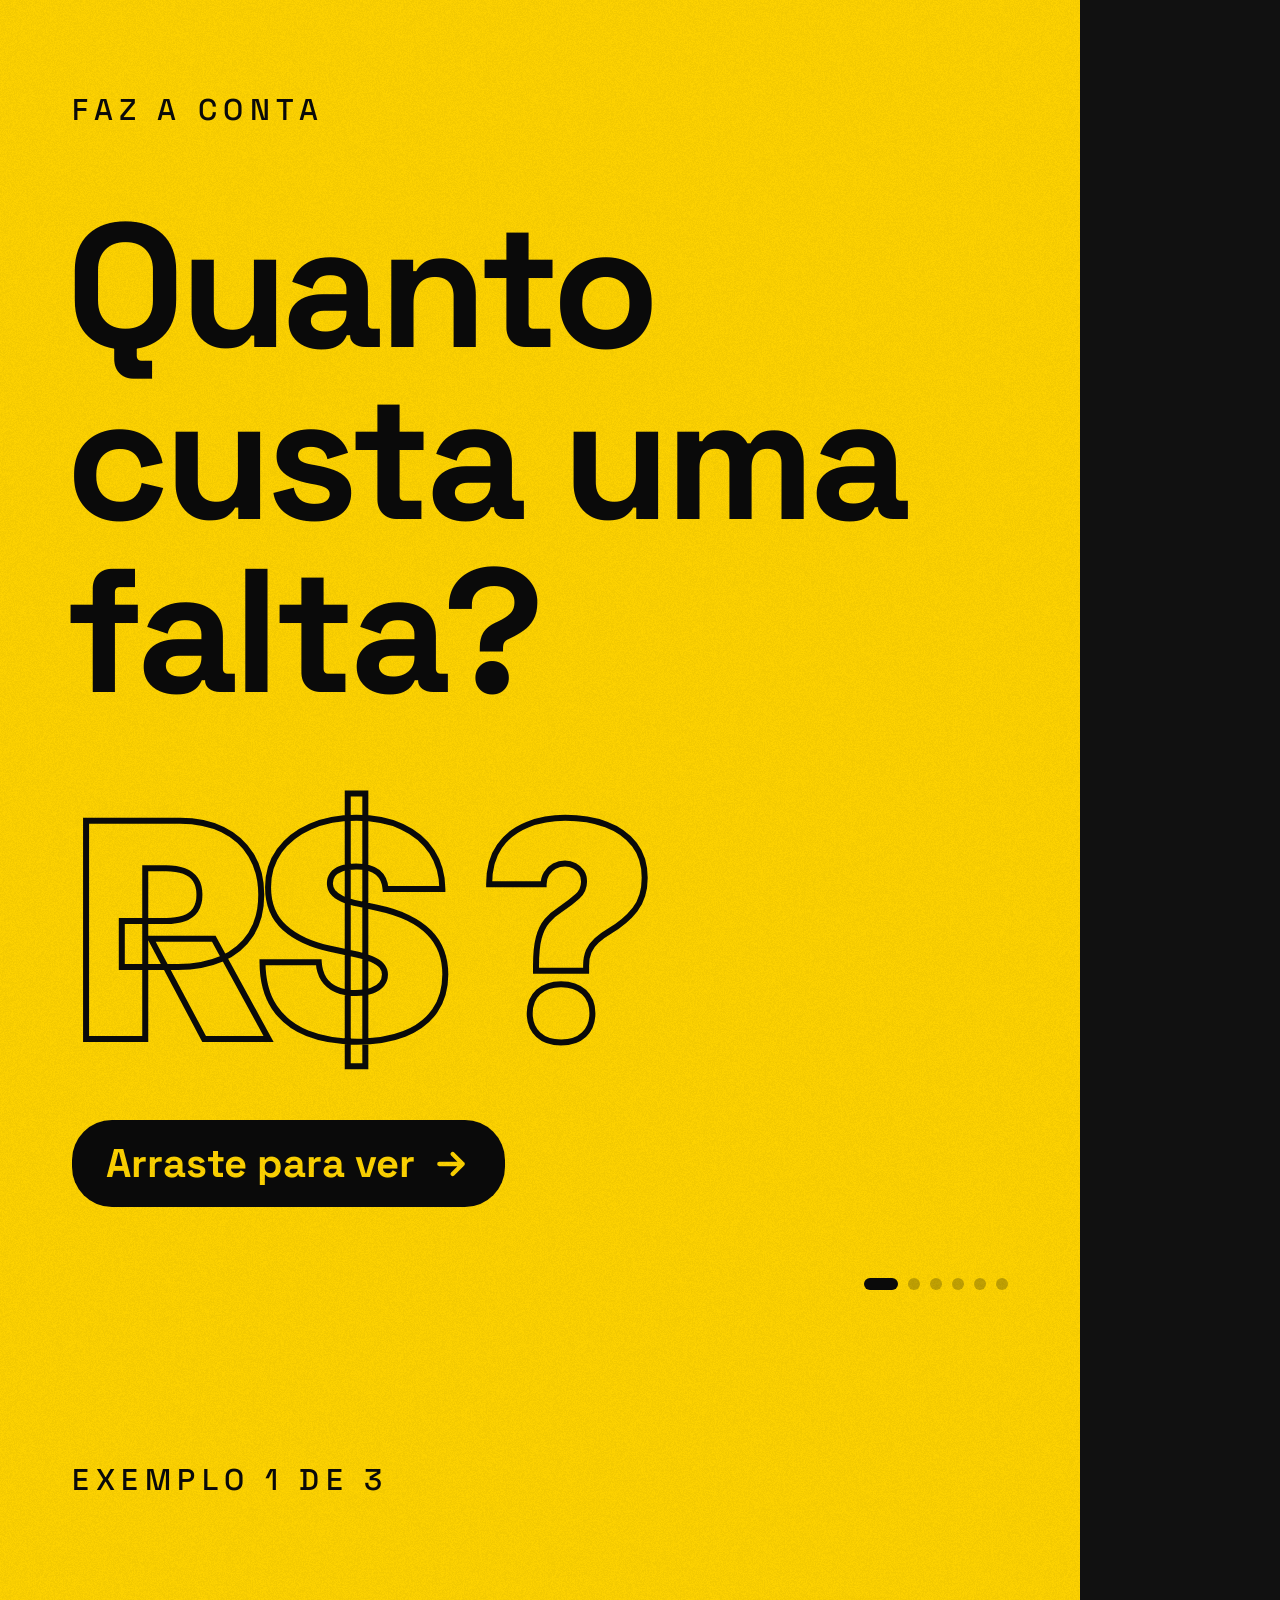
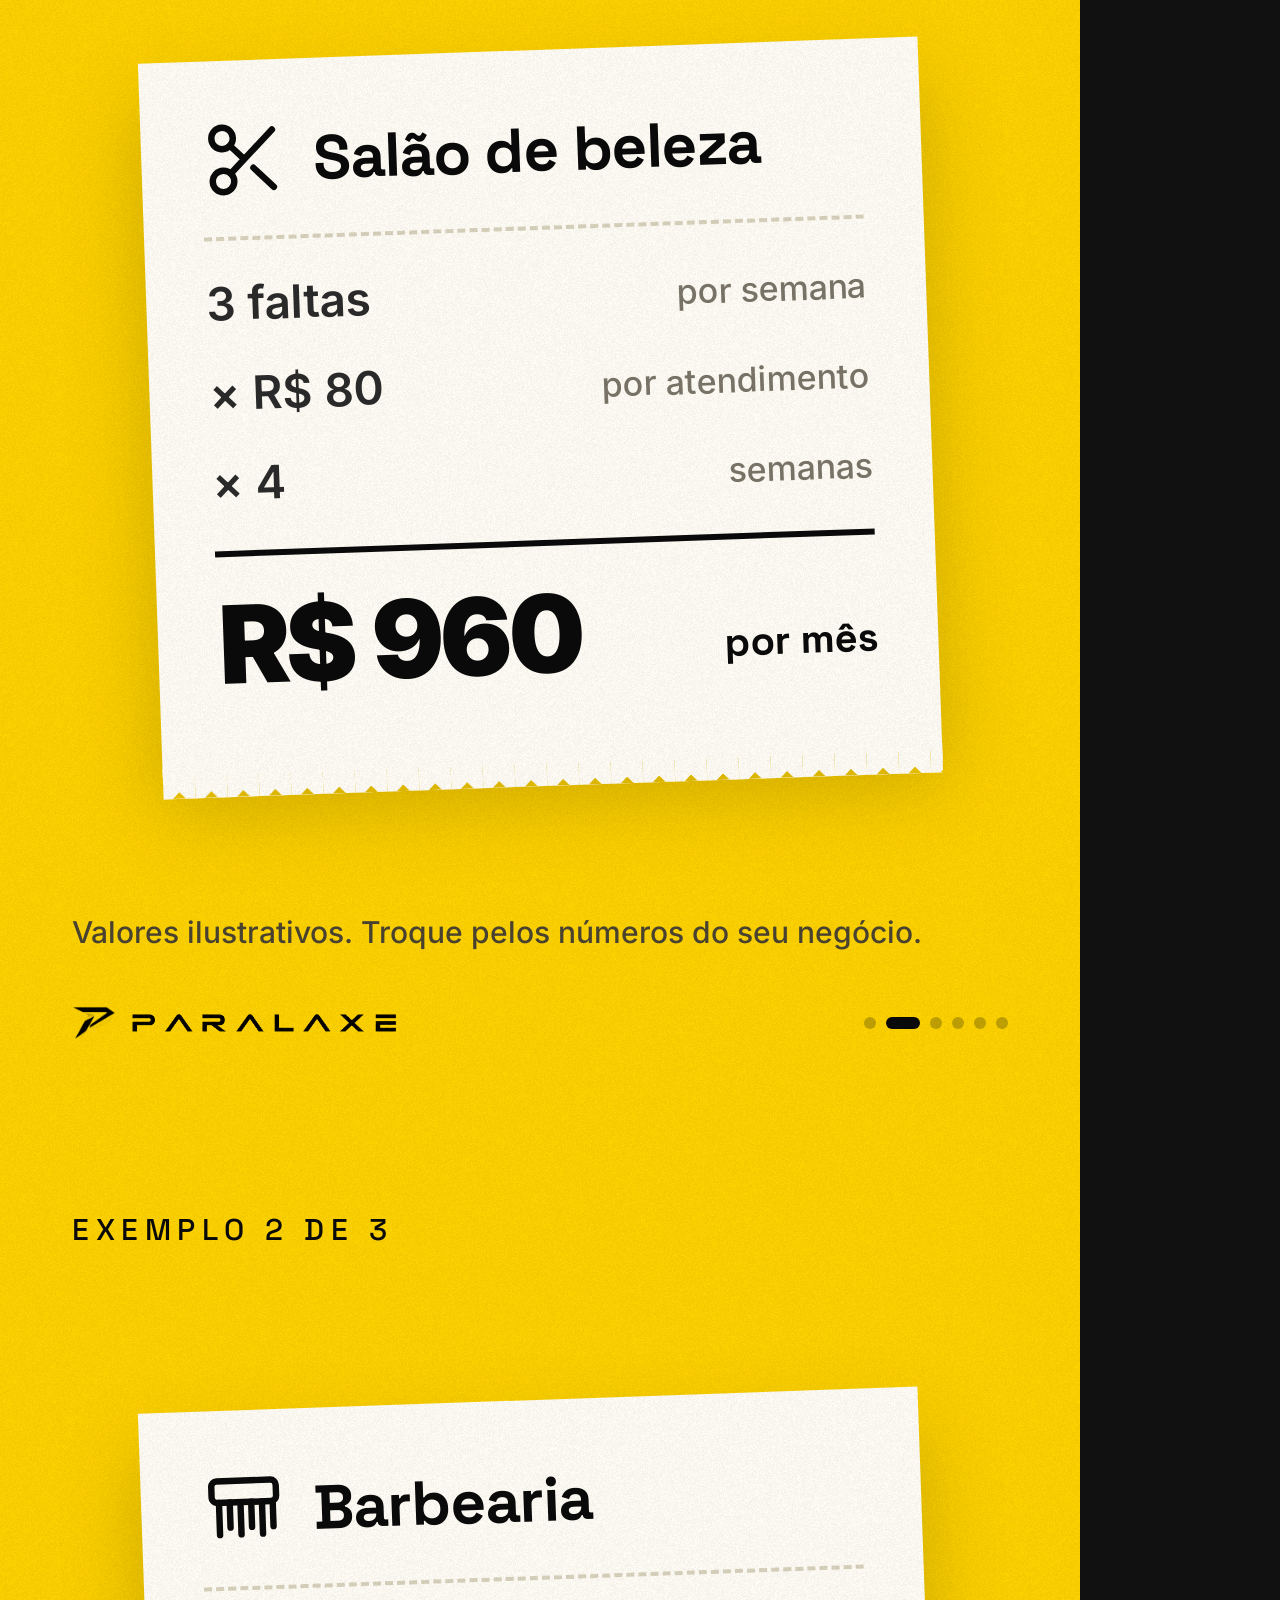
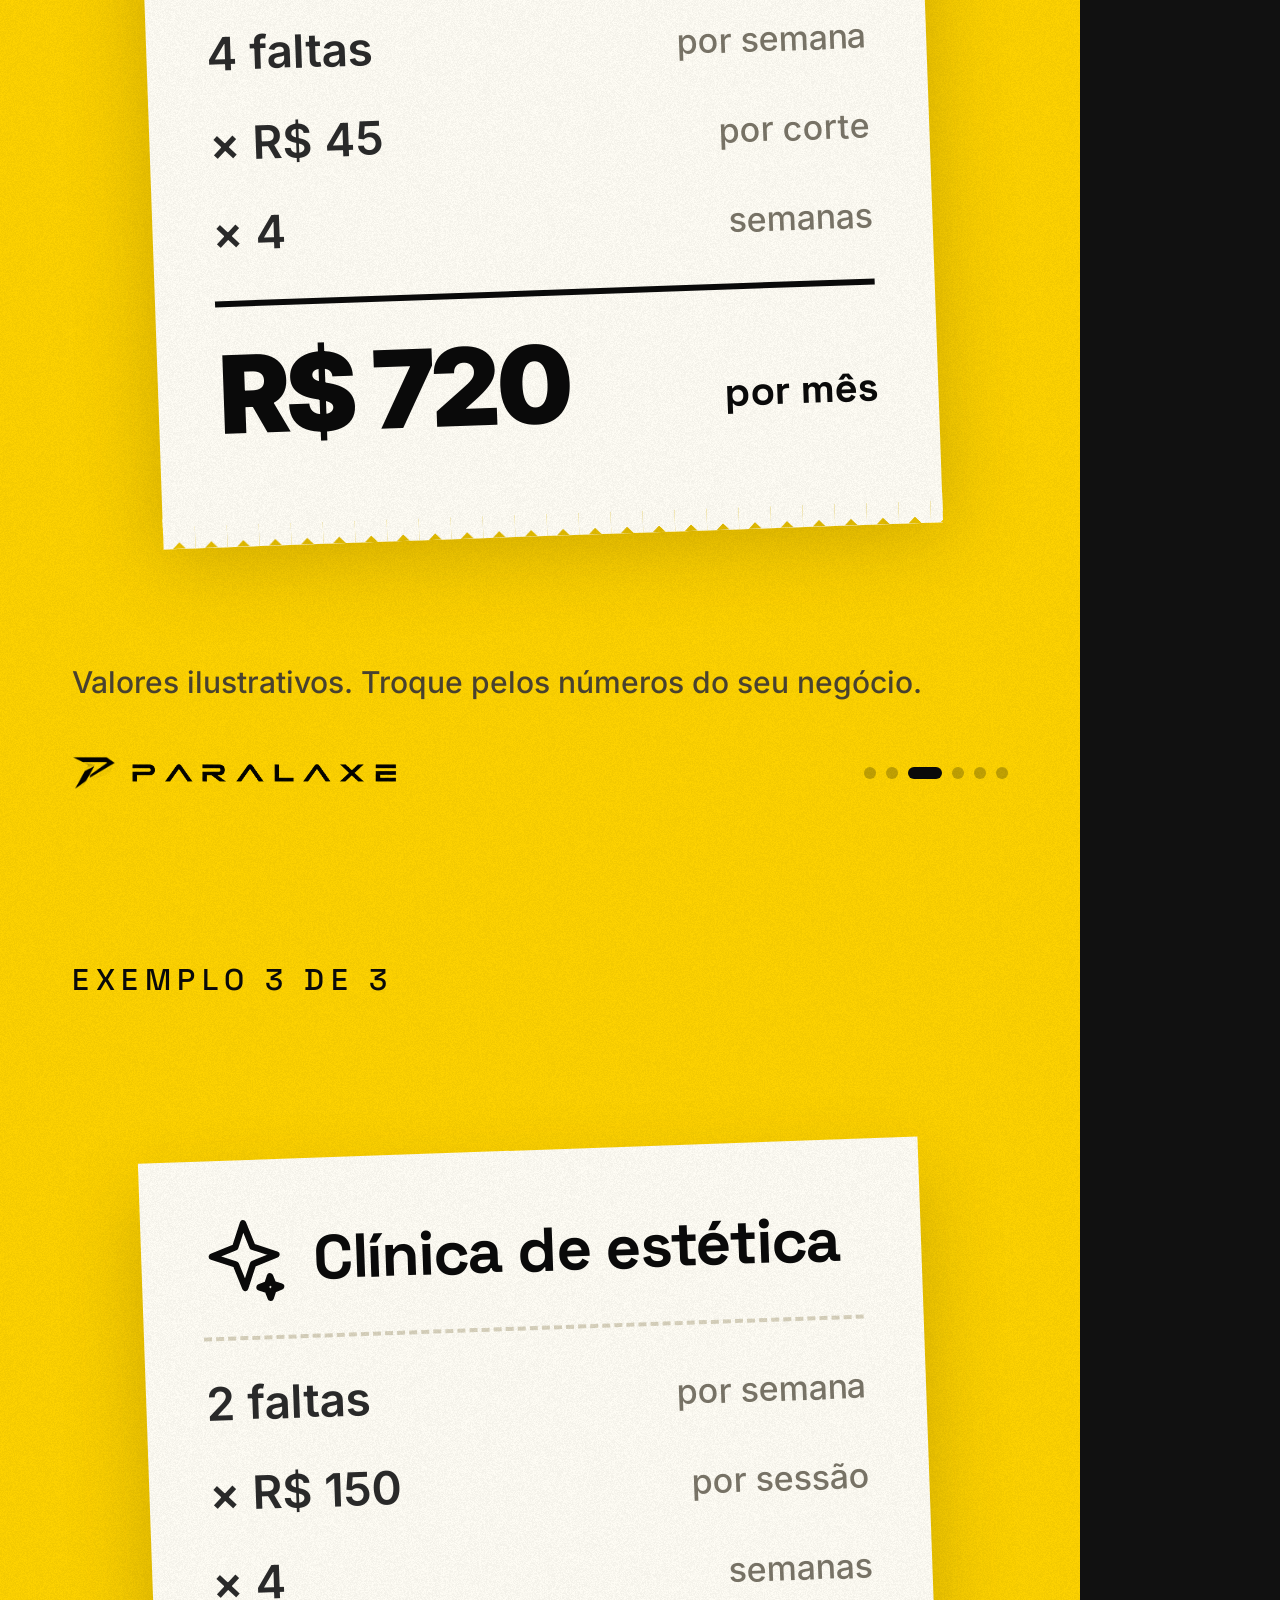
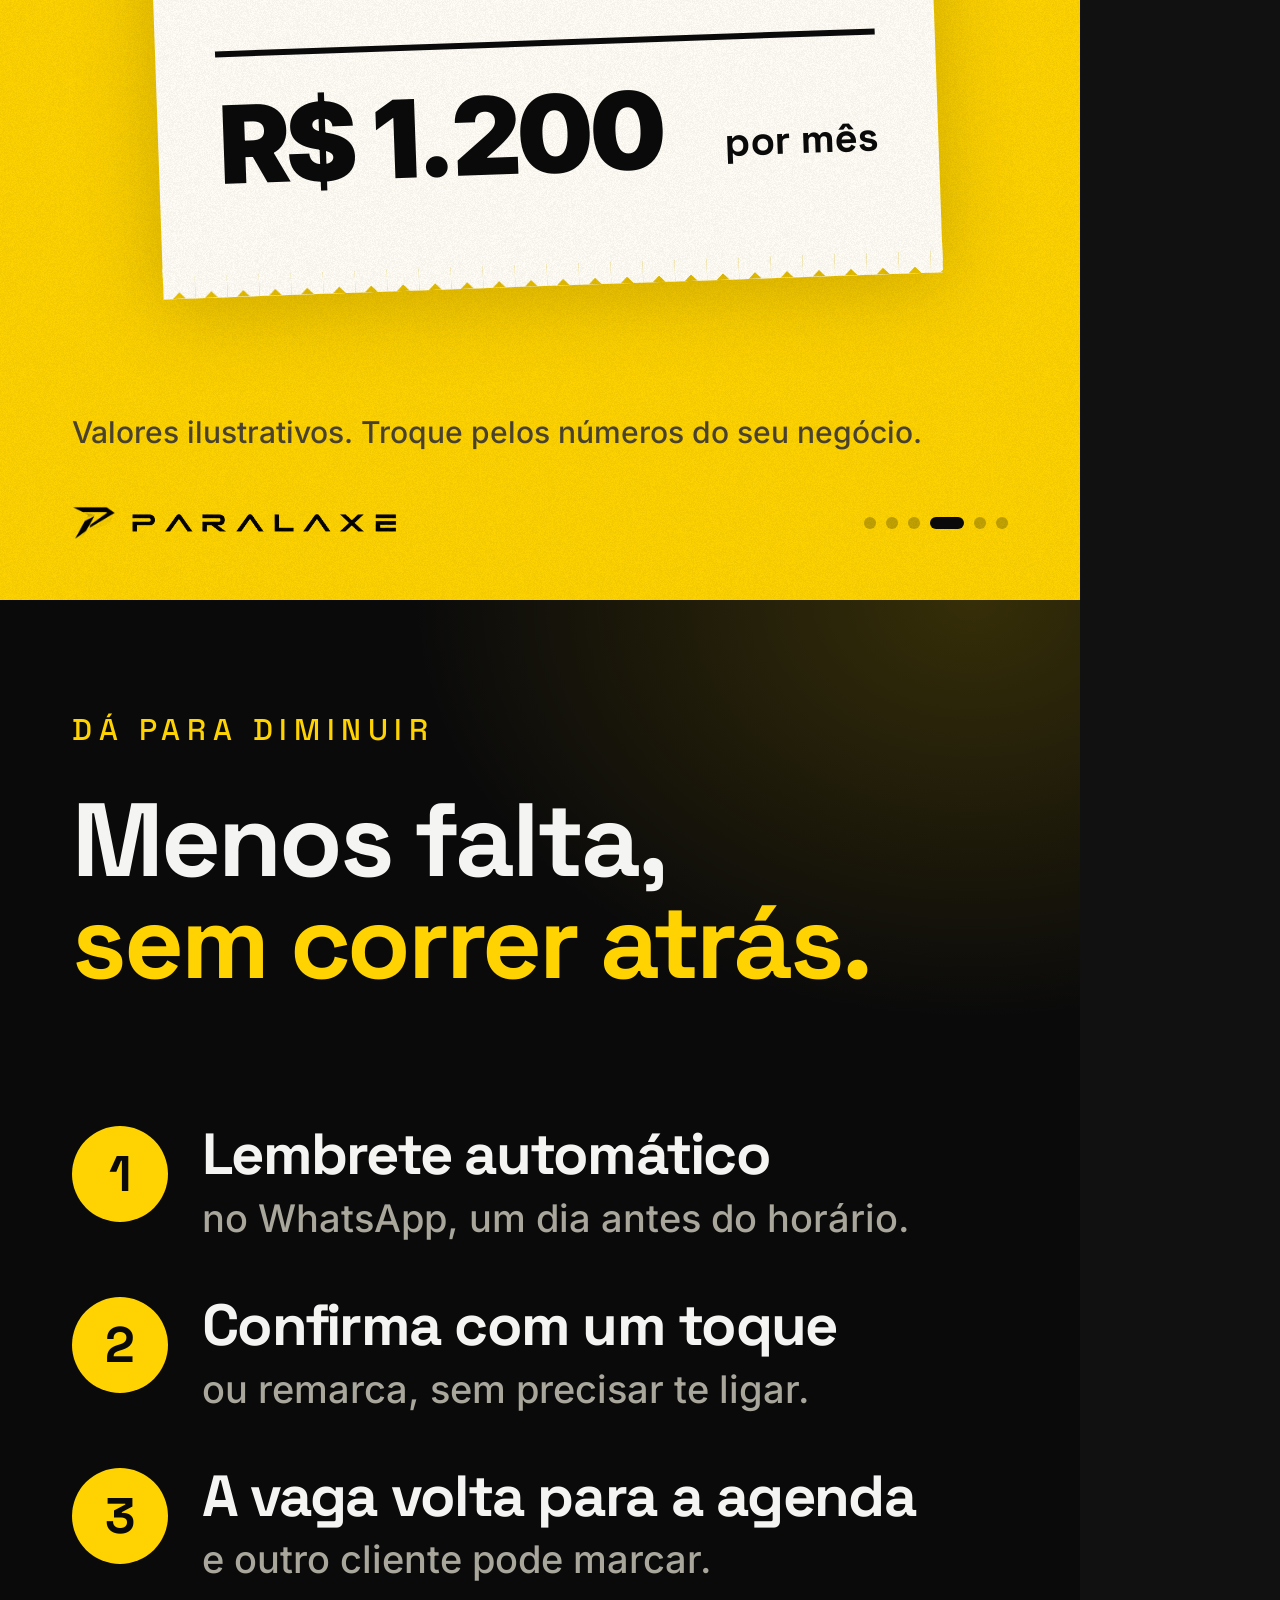
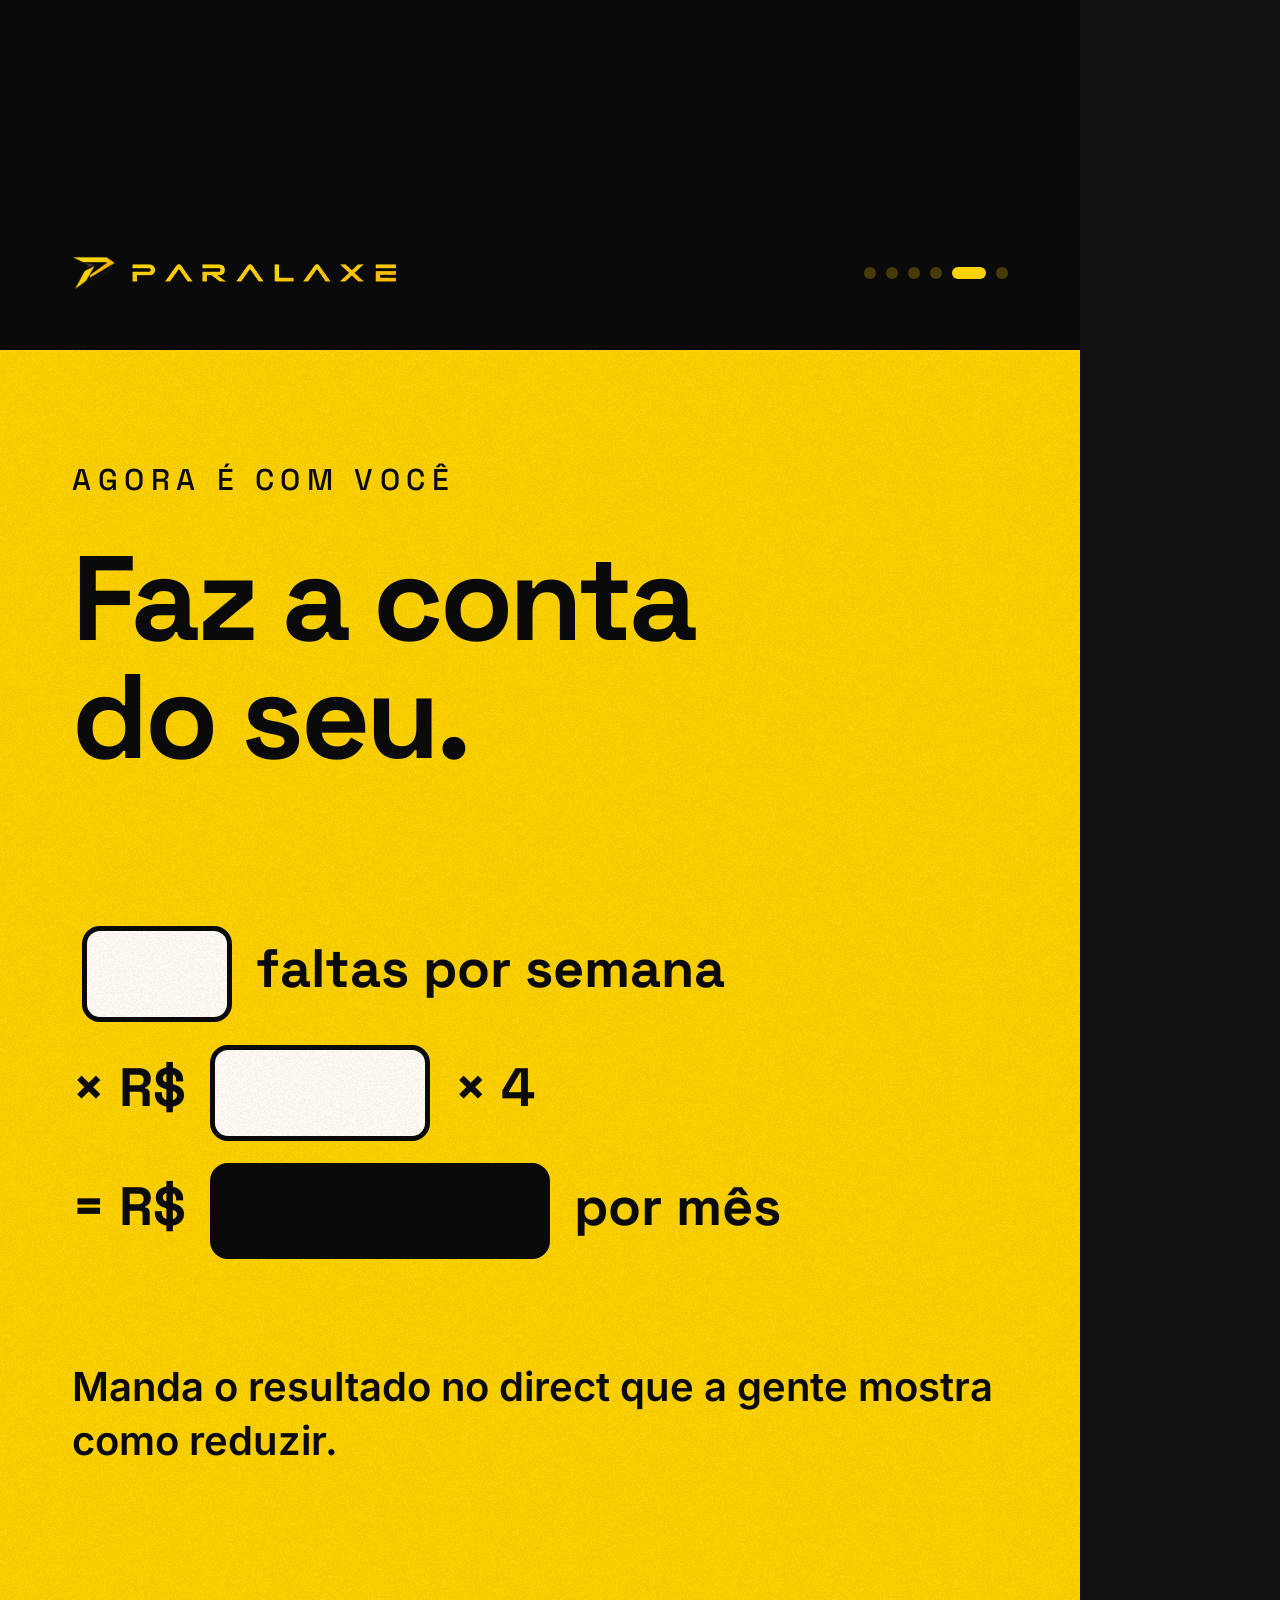
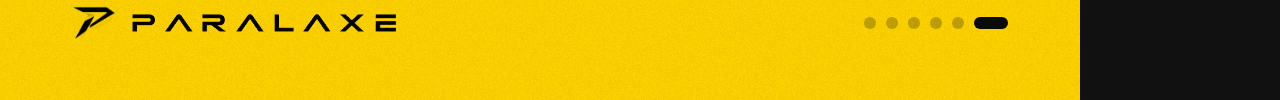
<file: brand-kit/videos/reels-v2-fontes/posts/s2.html>
<!doctype html><html><head><meta charset="utf-8"><link rel="stylesheet" href="base.css"><style>
.y{background:#fed301;color:#0a0a0a}
.rc{position:absolute;left:150px;top:300px;width:780px;background:#fffdf5;padding:56px 60px 70px;box-shadow:0 40px 80px rgba(80,60,0,.25);transform:rotate(-2deg)}
.rc:after{content:"";position:absolute;left:0;right:0;bottom:-28px;height:30px;background:linear-gradient(-45deg,transparent 16px,#fffdf5 0) 0 0/32px 30px,linear-gradient(45deg,transparent 16px,#fffdf5 0) 0 0/32px 30px}
.rc .hd{display:flex;align-items:center;gap:26px;padding-bottom:34px;border-bottom:4px dashed #d8d2bd}
.rc .hd b{font-family:SG;font-weight:700;font-size:62px;letter-spacing:-.02em}
.ln{display:flex;justify-content:space-between;align-items:baseline;font-family:IN;font-weight:600;font-size:46px;margin-top:34px;color:#2a2a2a}
.ln span{font-weight:500;font-size:34px;color:#7a7568}
.tot{margin-top:40px;padding-top:34px;border-top:6px solid #0a0a0a;display:flex;justify-content:space-between;align-items:flex-end}
.tot .v{font-family:IN;font-weight:900;font-size:108px;letter-spacing:-.04em;line-height:1}
.tot .l{font-family:SG;font-weight:700;font-size:40px;margin-bottom:14px}
.note{position:absolute;left:72px;right:72px;bottom:150px;font-family:IN;font-weight:500;font-size:30px;color:#4a4330}
</style></head><body><section class="sl y">
 <div class="abs" style="left:72px;top:90px;font-family:SG;font-weight:500;font-size:30px;letter-spacing:.22em">FAZ A CONTA</div>
 <div class="abs sg" style="left:66px;top:200px;font-size:176px">Quanto<br>custa uma<br>falta?</div>
 <div class="abs" style="left:72px;top:780px;font-family:IN;font-weight:900;font-size:300px;letter-spacing:-.06em;line-height:1;color:transparent;-webkit-text-stroke:6px #0a0a0a">R$ ?</div>
 <div class="abs" style="left:72px;top:1120px;display:flex;gap:16px;align-items:center;background:#0a0a0a;color:#fed301;border-radius:40px;padding:18px 34px;font-family:SG;font-weight:700;font-size:40px">Arraste para ver
 <svg width="40" height="40" viewBox="0 0 24 24"><path d="M5 12h14M13 6l6 6-6 6" fill="none" stroke="#fed301" stroke-width="2.6" stroke-linecap="round" stroke-linejoin="round"/></svg></div>
 <div class="foot" style="bottom:60px;left:auto;right:72px" style="color:#0a0a0a"><div style="display:none"><img class="blk" src="../img/paralaxe-simbolo-P.png" style="height:34px"><img class="blk" src="../img/paralaxe-nome.png" style="height:22px;margin-left:14px"></div><div class="dots"><i class="on"></i><i class=""></i><i class=""></i><i class=""></i><i class=""></i><i class=""></i></div></div>
 <div class="grain"></div></section><section class="sl y">
 <div class="abs" style="left:72px;top:110px;font-family:SG;font-weight:500;font-size:30px;letter-spacing:.22em">EXEMPLO 1 DE 3</div>
 <div class="rc"><div class="hd"><svg width="86" height="86" viewBox="0 0 24 24" fill="none" stroke="#0a0a0a" stroke-width="1.8" stroke-linecap="round"><circle cx="6" cy="6" r="3"/><circle cx="6" cy="18" r="3"/><path d="M20 4 8.12 15.88M14.47 14.48 20 20M8.12 8.12 12 12"/></svg><b>Salão de beleza</b></div>
  <div class="ln">3 faltas<span>por semana</span></div>
  <div class="ln">× R$ 80<span>por atendimento</span></div>
  <div class="ln">× 4<span>semanas</span></div>
  <div class="tot"><div class="v">R$ 960</div><div class="l">por mês</div></div>
 </div>
 <div class="note">Valores ilustrativos. Troque pelos números do seu negócio.</div>
 <div class="foot" style="color:#0a0a0a"><div style="display:flex;align-items:center"><img class="blk" src="../img/paralaxe-simbolo-P.png" style="height:34px"><img class="blk" src="../img/paralaxe-nome.png" style="height:22px;margin-left:14px"></div><div class="dots"><i class=""></i><i class="on"></i><i class=""></i><i class=""></i><i class=""></i><i class=""></i></div></div><div class="grain"></div></section><section class="sl y">
 <div class="abs" style="left:72px;top:110px;font-family:SG;font-weight:500;font-size:30px;letter-spacing:.22em">EXEMPLO 2 DE 3</div>
 <div class="rc"><div class="hd"><svg width="86" height="86" viewBox="0 0 24 24" fill="none" stroke="#0a0a0a" stroke-width="1.8" stroke-linecap="round"><rect x="3" y="4" width="18" height="6" rx="1.5"/><path d="M5 10v9M8 10v7M11 10v9M14 10v7M17 10v9M20 10v7"/></svg><b>Barbearia</b></div>
  <div class="ln">4 faltas<span>por semana</span></div>
  <div class="ln">× R$ 45<span>por corte</span></div>
  <div class="ln">× 4<span>semanas</span></div>
  <div class="tot"><div class="v">R$ 720</div><div class="l">por mês</div></div>
 </div>
 <div class="note">Valores ilustrativos. Troque pelos números do seu negócio.</div>
 <div class="foot" style="color:#0a0a0a"><div style="display:flex;align-items:center"><img class="blk" src="../img/paralaxe-simbolo-P.png" style="height:34px"><img class="blk" src="../img/paralaxe-nome.png" style="height:22px;margin-left:14px"></div><div class="dots"><i class=""></i><i class=""></i><i class="on"></i><i class=""></i><i class=""></i><i class=""></i></div></div><div class="grain"></div></section><section class="sl y">
 <div class="abs" style="left:72px;top:110px;font-family:SG;font-weight:500;font-size:30px;letter-spacing:.22em">EXEMPLO 3 DE 3</div>
 <div class="rc"><div class="hd"><svg width="86" height="86" viewBox="0 0 24 24" fill="none" stroke="#0a0a0a" stroke-width="1.8" stroke-linejoin="round"><path d="M12 2l2.4 6.6L21 11l-6.6 2.4L12 20l-2.4-6.6L3 11l6.6-2.4z"/><path d="M19 17l.8 2.2L22 20l-2.2.8L19 23l-.8-2.2L16 20l2.2-.8z"/></svg><b>Clínica de estética</b></div>
  <div class="ln">2 faltas<span>por semana</span></div>
  <div class="ln">× R$ 150<span>por sessão</span></div>
  <div class="ln">× 4<span>semanas</span></div>
  <div class="tot"><div class="v">R$ 1.200</div><div class="l">por mês</div></div>
 </div>
 <div class="note">Valores ilustrativos. Troque pelos números do seu negócio.</div>
 <div class="foot" style="color:#0a0a0a"><div style="display:flex;align-items:center"><img class="blk" src="../img/paralaxe-simbolo-P.png" style="height:34px"><img class="blk" src="../img/paralaxe-nome.png" style="height:22px;margin-left:14px"></div><div class="dots"><i class=""></i><i class=""></i><i class=""></i><i class="on"></i><i class=""></i><i class=""></i></div></div><div class="grain"></div></section><section class="sl" style="background:#0a0a0a">
 <div class="abs" style="inset:0;background:radial-gradient(800px 600px at 90% 0%,rgba(254,211,1,.18),rgba(0,0,0,0) 70%)"></div>
 <div class="abs" style="left:72px;top:110px;font-family:SG;font-weight:500;font-size:30px;letter-spacing:.22em;color:#fed301">DÁ PARA DIMINUIR</div>
 <div class="abs sg" style="left:72px;top:190px;font-size:104px;color:#f4f4f2">Menos falta,<br><span style="color:#fed301">sem correr atrás.</span></div>
 <div class="abs" style="left:72px;right:72px;top:470px"><div style="display:flex;gap:34px;margin-top:56px"><div style="flex:none;width:96px;height:96px;border-radius:50%;background:#fed301;color:#0a0a0a;display:flex;align-items:center;justify-content:center;font-family:SG;font-weight:700;font-size:50px">1</div>
<div><div class="sg" style="font-size:58px;color:#f4f4f2">Lembrete automático</div><div style="font-family:IN;font-weight:500;font-size:38px;color:#a9a69c;margin-top:12px">no WhatsApp, um dia antes do horário.</div></div></div><div style="display:flex;gap:34px;margin-top:56px"><div style="flex:none;width:96px;height:96px;border-radius:50%;background:#fed301;color:#0a0a0a;display:flex;align-items:center;justify-content:center;font-family:SG;font-weight:700;font-size:50px">2</div>
<div><div class="sg" style="font-size:58px;color:#f4f4f2">Confirma com um toque</div><div style="font-family:IN;font-weight:500;font-size:38px;color:#a9a69c;margin-top:12px">ou remarca, sem precisar te ligar.</div></div></div><div style="display:flex;gap:34px;margin-top:56px"><div style="flex:none;width:96px;height:96px;border-radius:50%;background:#fed301;color:#0a0a0a;display:flex;align-items:center;justify-content:center;font-family:SG;font-weight:700;font-size:50px">3</div>
<div><div class="sg" style="font-size:58px;color:#f4f4f2">A vaga volta para a agenda</div><div style="font-family:IN;font-weight:500;font-size:38px;color:#a9a69c;margin-top:12px">e outro cliente pode marcar.</div></div></div></div>
 <div class="foot" style="color:#fed301"><div style="display:flex;align-items:center"><img src="../img/paralaxe-simbolo-P.png" style="height:34px"><img src="../img/paralaxe-nome.png" style="height:22px;margin-left:14px"></div><div class="dots"><i class=""></i><i class=""></i><i class=""></i><i class=""></i><i class="on"></i><i class=""></i></div></div></section><section class="sl y">
 <div class="abs" style="left:72px;top:110px;font-family:SG;font-weight:500;font-size:30px;letter-spacing:.22em">AGORA É COM VOCÊ</div>
 <div class="abs sg" style="left:72px;top:190px;font-size:120px">Faz a conta<br>do seu.</div>
 <div class="abs" style="left:72px;right:60px;top:560px;font-family:SG;font-weight:700;font-size:54px;line-height:2.2">
  <span style="display:inline-block;width:150px;height:96px;border:5px solid #0a0a0a;border-radius:18px;background:#fffdf5;vertical-align:middle;margin:0 10px"></span> faltas por semana<br>× R$ <span style="display:inline-block;width:150px;height:96px;border:5px solid #0a0a0a;border-radius:18px;background:#fffdf5;vertical-align:middle;margin:0 10px;width:220px"></span> × 4<br>= R$ <span style="display:inline-block;width:150px;height:96px;border:5px solid #0a0a0a;border-radius:18px;background:#fffdf5;vertical-align:middle;margin:0 10px;width:340px;background:#0a0a0a"></span> por mês</div>
 <div class="abs" style="left:72px;right:72px;top:1010px;font-family:IN;font-weight:600;font-size:40px;line-height:1.35">Manda o resultado no direct que a gente mostra como reduzir.</div>
 <div class="foot" style="color:#0a0a0a"><div style="display:flex;align-items:center"><img class="blk" src="../img/paralaxe-simbolo-P.png" style="height:34px"><img class="blk" src="../img/paralaxe-nome.png" style="height:22px;margin-left:14px"></div><div class="dots"><i class=""></i><i class=""></i><i class=""></i><i class=""></i><i class=""></i><i class="on"></i></div></div><div class="grain"></div></section></body></html>
</file>
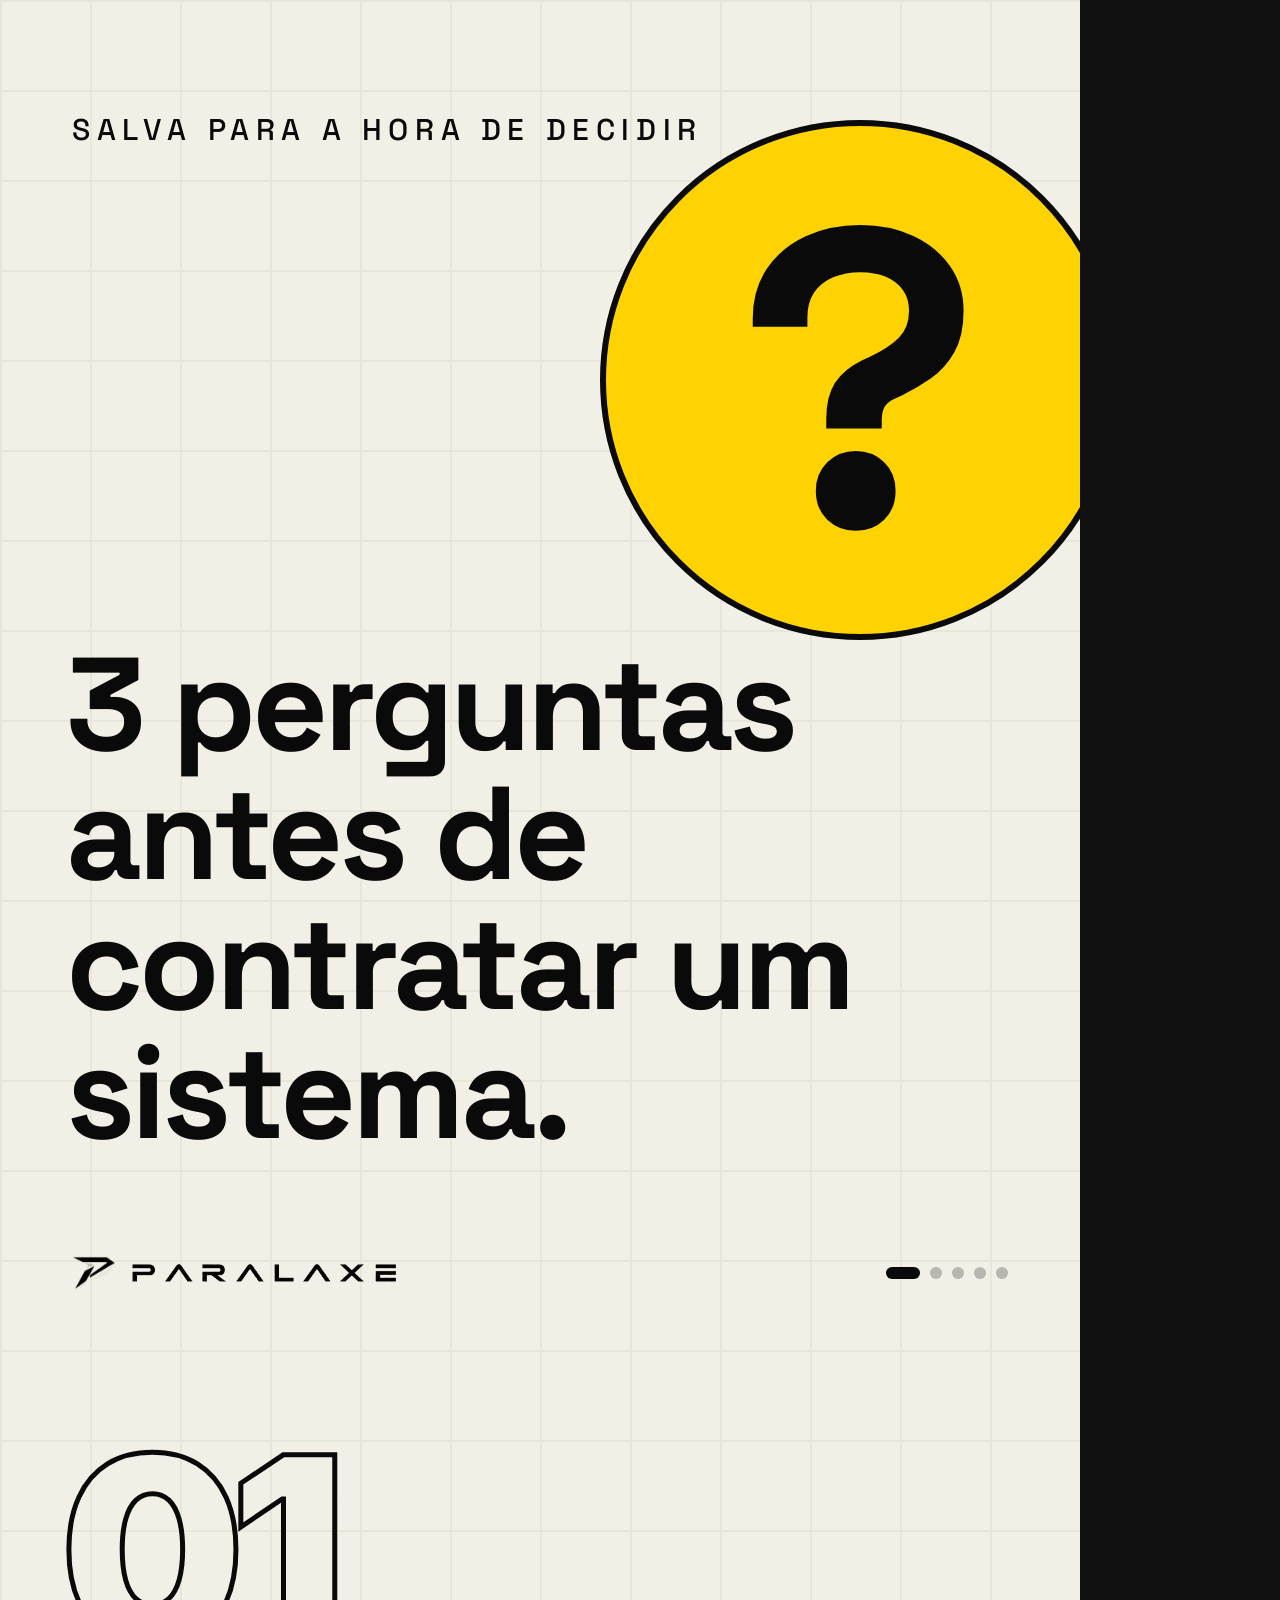
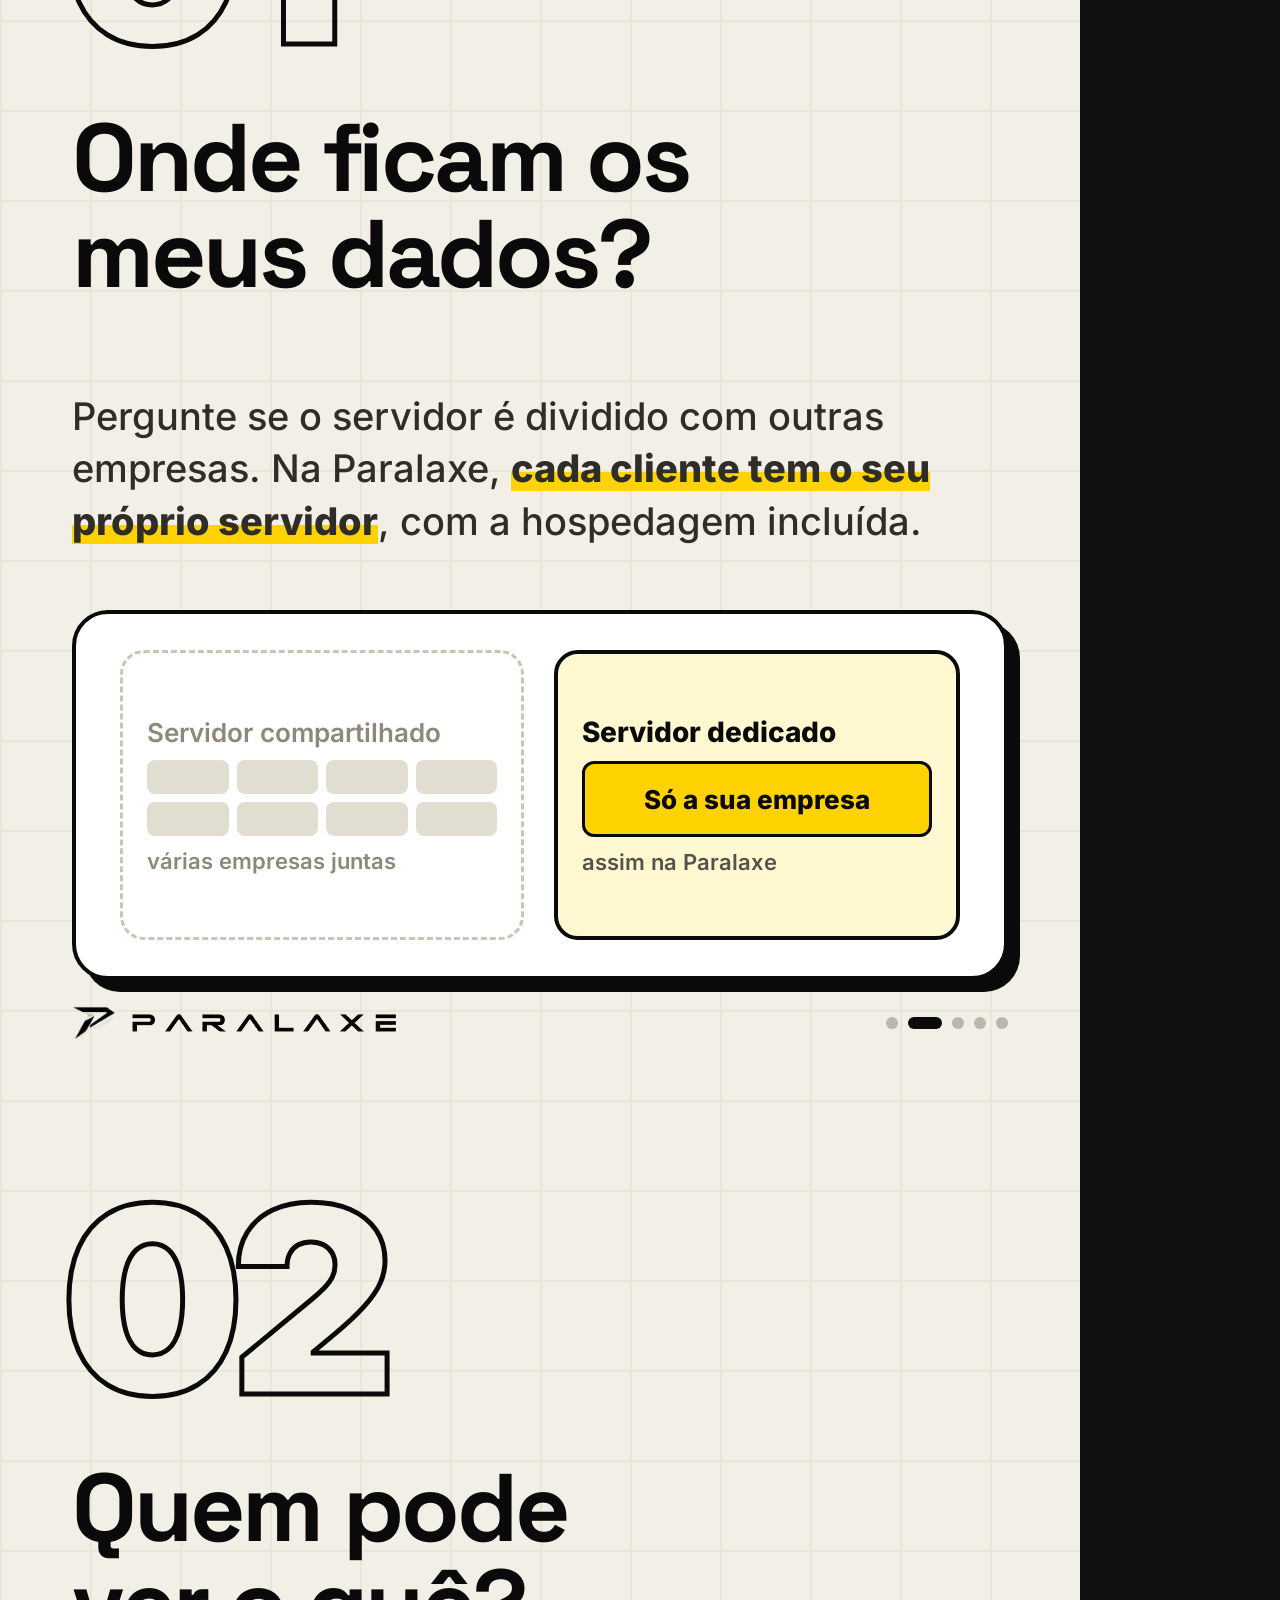
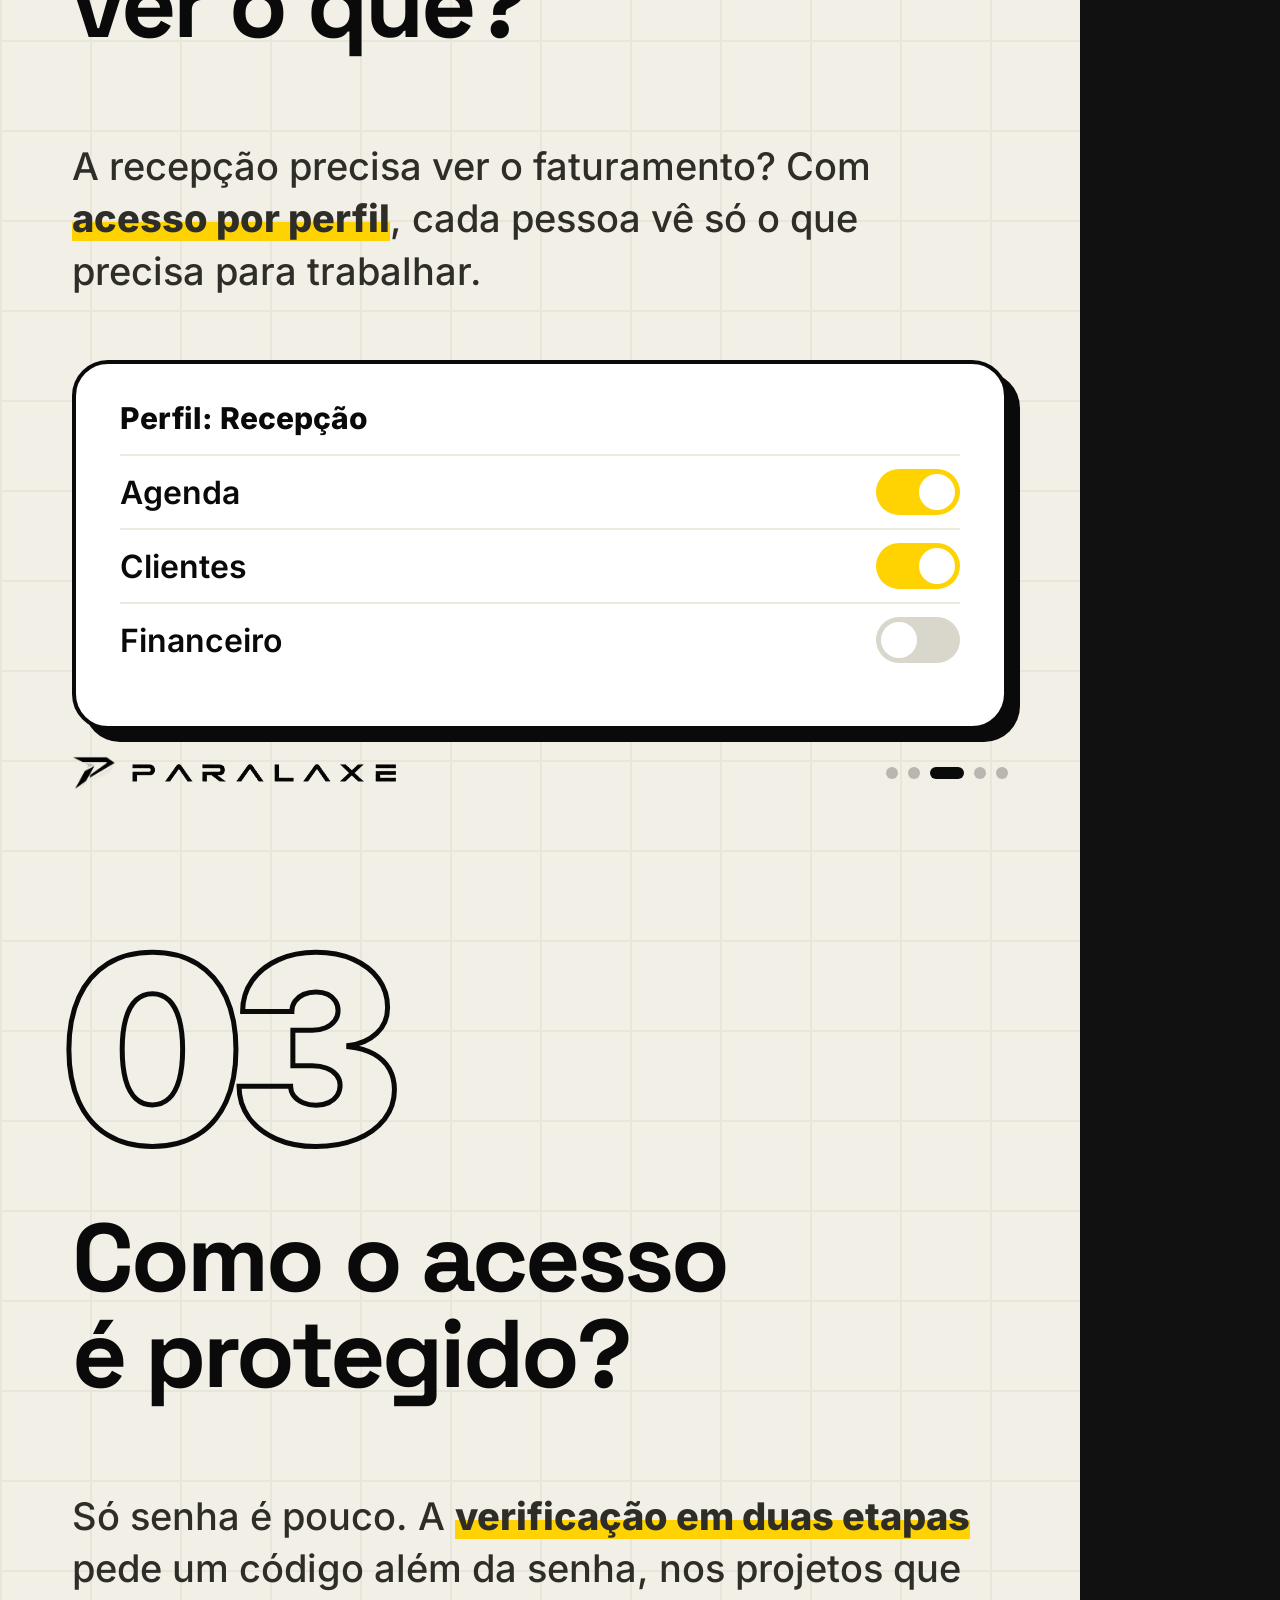
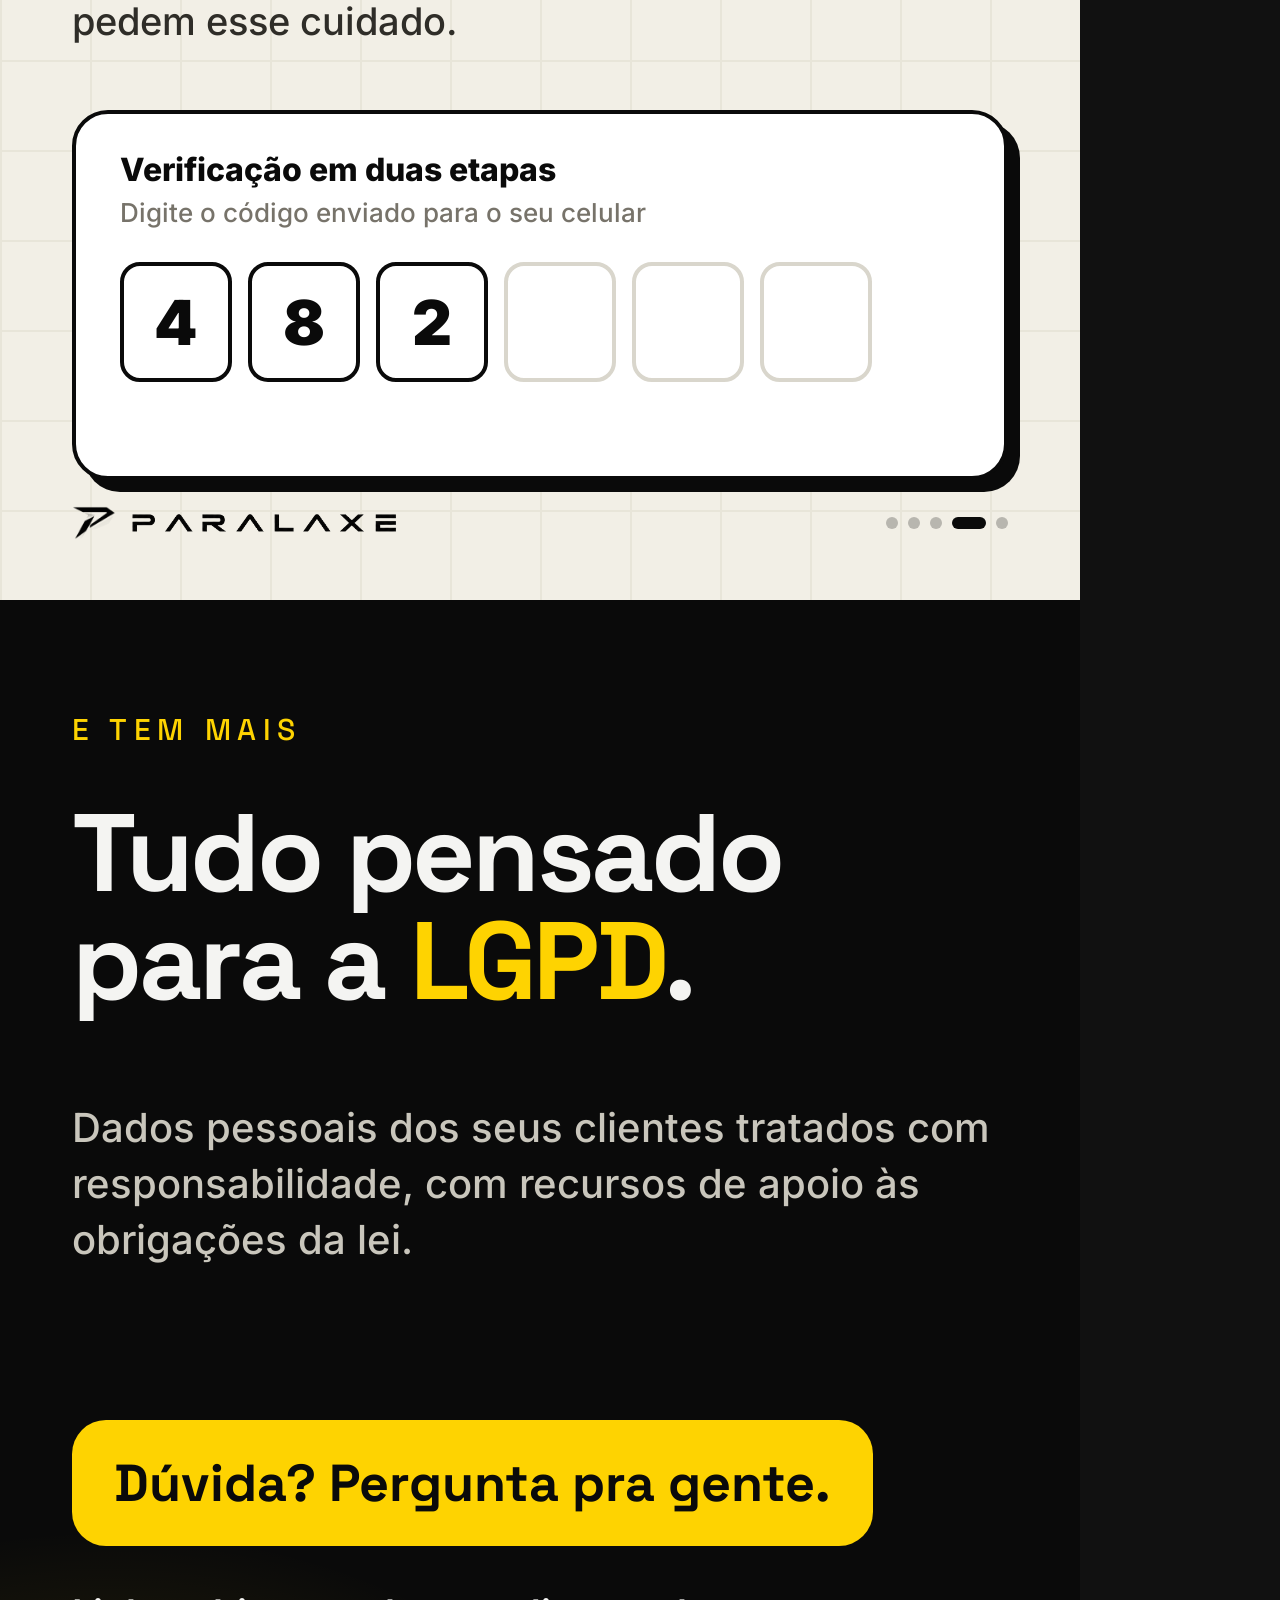
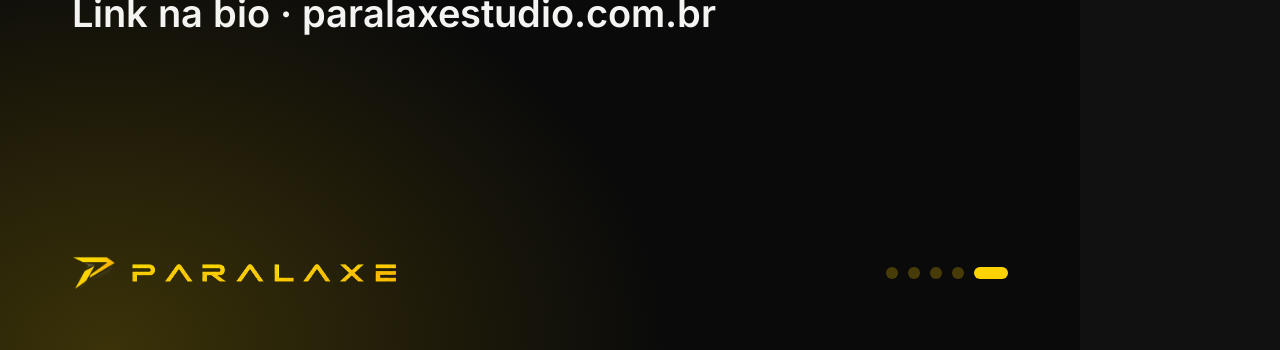
<file: brand-kit/videos/reels-v2-fontes/posts/s3.html>
<!doctype html><html><head><meta charset="utf-8"><link rel="stylesheet" href="base.css"><style>
.cr{background:#f2efe6;color:#0a0a0a}
.cr:before{content:"";position:absolute;inset:0;background-image:linear-gradient(#e3dfd2 2px,transparent 2px),linear-gradient(90deg,#e3dfd2 2px,transparent 2px);background-size:90px 90px;opacity:.6}
.num{position:absolute;left:60px;top:70px;font-family:IN;font-weight:900;font-size:260px;letter-spacing:-.06em;line-height:1;color:transparent;-webkit-text-stroke:5px #0a0a0a}
.qq{position:absolute;left:72px;right:72px;top:360px;font-family:SG;font-weight:700;font-size:96px;letter-spacing:-.03em;line-height:1}
.ans{position:absolute;left:72px;right:90px;top:640px;font-family:IN;font-weight:500;font-size:38px;line-height:1.38;color:#2f2d28}
.ans b{font-weight:800;background:linear-gradient(transparent 58%,#fed301 58%)}
.ui{position:absolute;left:72px;right:72px;top:860px;height:370px;border-radius:36px;background:#fff;border:4px solid #0a0a0a;box-shadow:12px 12px 0 #0a0a0a;padding:36px 44px;font-family:IN}
.tg{width:84px;height:46px;border-radius:23px;background:#d9d6cc;position:relative;flex:none}.tg:after{content:"";position:absolute;left:5px;top:5px;width:36px;height:36px;border-radius:50%;background:#fff}
.tg.on{background:#fed301}.tg.on:after{left:43px}
</style></head><body><section class="sl cr">
 <div class="abs" style="left:72px;top:110px;font-family:SG;font-weight:500;font-size:30px;letter-spacing:.22em">SALVA PARA A HORA DE DECIDIR</div>
 <div class="abs" style="right:-40px;top:120px;width:520px;height:520px;border-radius:50%;background:#fed301;border:6px solid #0a0a0a;display:flex;align-items:center;justify-content:center;font-family:SG;font-weight:700;font-size:420px;line-height:1">?</div>
 <div class="abs sg" style="left:66px;top:640px;font-size:132px">3 perguntas<br>antes de<br>contratar um<br>sistema.</div>
 <div class="foot" style="color:#0a0a0a"><div style="display:flex;align-items:center"><img class="blk" src="../img/paralaxe-simbolo-P.png" style="height:34px"><img class="blk" src="../img/paralaxe-nome.png" style="height:22px;margin-left:14px"></div><div class="dots"><i class="on"></i><i class=""></i><i class=""></i><i class=""></i><i class=""></i></div></div></section><section class="sl cr"><div class="num">01</div><div class="qq">Onde ficam os<br>meus dados?</div><div class="ans">Pergunte se o servidor é dividido com outras empresas. Na Paralaxe, <b>cada cliente tem o seu próprio servidor</b>, com a hospedagem incluída.</div><div class="ui"><div style="display:flex;gap:30px;align-items:center;height:100%">
 <div style="flex:1;border:3px dashed #c9c4b4;border-radius:24px;height:100%;padding:24px;display:flex;flex-direction:column;justify-content:center;gap:12px;color:#8d887a;font-weight:600;font-size:26px">
  <div>Servidor compartilhado</div><div style="display:grid;grid-template-columns:repeat(4,1fr);gap:8px"><i style="height:34px;border-radius:8px;background:#e1ddd1"></i><i style="height:34px;border-radius:8px;background:#e1ddd1"></i><i style="height:34px;border-radius:8px;background:#e1ddd1"></i><i style="height:34px;border-radius:8px;background:#e1ddd1"></i><i style="height:34px;border-radius:8px;background:#e1ddd1"></i><i style="height:34px;border-radius:8px;background:#e1ddd1"></i><i style="height:34px;border-radius:8px;background:#e1ddd1"></i><i style="height:34px;border-radius:8px;background:#e1ddd1"></i></div><div style="font-size:22px">várias empresas juntas</div></div>
 <div style="flex:1;border:4px solid #0a0a0a;background:#fff8d1;border-radius:24px;height:100%;padding:24px;display:flex;flex-direction:column;justify-content:center;gap:12px;font-weight:800;font-size:28px">
  <div>Servidor dedicado</div><div style="height:76px;border-radius:12px;background:#fed301;border:3px solid #0a0a0a;display:flex;align-items:center;justify-content:center;font-size:26px">Só a sua empresa</div><div style="font-size:22px;font-weight:600;color:#55524a">assim na Paralaxe</div></div></div></div><div class="foot" style="color:#0a0a0a"><div style="display:flex;align-items:center"><img class="blk" src="../img/paralaxe-simbolo-P.png" style="height:34px"><img class="blk" src="../img/paralaxe-nome.png" style="height:22px;margin-left:14px"></div><div class="dots"><i class=""></i><i class="on"></i><i class=""></i><i class=""></i><i class=""></i></div></div></section><section class="sl cr"><div class="num">02</div><div class="qq">Quem pode<br>ver o quê?</div><div class="ans">A recepção precisa ver o faturamento? Com <b>acesso por perfil</b>, cada pessoa vê só o que precisa para trabalhar.</div><div class="ui"><div style="font-weight:800;font-size:30px;margin-bottom:18px">Perfil: Recepção</div><div style="display:flex;justify-content:space-between;align-items:center;padding:13px 0;border-top:2px solid #eeeae0;font-weight:600;font-size:32px">Agenda<i class="tg on"></i></div><div style="display:flex;justify-content:space-between;align-items:center;padding:13px 0;border-top:2px solid #eeeae0;font-weight:600;font-size:32px">Clientes<i class="tg on"></i></div><div style="display:flex;justify-content:space-between;align-items:center;padding:13px 0;border-top:2px solid #eeeae0;font-weight:600;font-size:32px">Financeiro<i class="tg "></i></div></div><div class="foot" style="color:#0a0a0a"><div style="display:flex;align-items:center"><img class="blk" src="../img/paralaxe-simbolo-P.png" style="height:34px"><img class="blk" src="../img/paralaxe-nome.png" style="height:22px;margin-left:14px"></div><div class="dots"><i class=""></i><i class=""></i><i class="on"></i><i class=""></i><i class=""></i></div></div></section><section class="sl cr"><div class="num">03</div><div class="qq">Como o acesso<br>é protegido?</div><div class="ans">Só senha é pouco. A <b>verificação em duas etapas</b> pede um código além da senha, nos projetos que pedem esse cuidado.</div><div class="ui"><div style="font-weight:800;font-size:32px">Verificação em duas etapas</div><div style="font-weight:500;font-size:26px;color:#77736a;margin-top:8px">Digite o código enviado para o seu celular</div>
<div style="display:flex;gap:16px;margin-top:34px"><div style="width:112px;height:120px;border-radius:20px;border:4px solid #0a0a0a;display:flex;align-items:center;justify-content:center;font-weight:900;font-size:62px">4</div><div style="width:112px;height:120px;border-radius:20px;border:4px solid #0a0a0a;display:flex;align-items:center;justify-content:center;font-weight:900;font-size:62px">8</div><div style="width:112px;height:120px;border-radius:20px;border:4px solid #0a0a0a;display:flex;align-items:center;justify-content:center;font-weight:900;font-size:62px">2</div><div style="width:112px;height:120px;border-radius:20px;border:4px solid #d9d6cc;display:flex;align-items:center;justify-content:center;font-weight:900;font-size:62px"></div><div style="width:112px;height:120px;border-radius:20px;border:4px solid #d9d6cc;display:flex;align-items:center;justify-content:center;font-weight:900;font-size:62px"></div><div style="width:112px;height:120px;border-radius:20px;border:4px solid #d9d6cc;display:flex;align-items:center;justify-content:center;font-weight:900;font-size:62px"></div></div></div><div class="foot" style="color:#0a0a0a"><div style="display:flex;align-items:center"><img class="blk" src="../img/paralaxe-simbolo-P.png" style="height:34px"><img class="blk" src="../img/paralaxe-nome.png" style="height:22px;margin-left:14px"></div><div class="dots"><i class=""></i><i class=""></i><i class=""></i><i class="on"></i><i class=""></i></div></div></section><section class="sl" style="background:#0a0a0a;color:#f4f4f2">
 <div class="abs" style="inset:0;background:radial-gradient(800px 600px at 10% 100%,rgba(254,211,1,.2),rgba(0,0,0,0) 70%)"></div>
 <div class="abs" style="left:72px;top:110px;font-family:SG;font-weight:500;font-size:30px;letter-spacing:.22em;color:#fed301">E TEM MAIS</div>
 <div class="abs sg" style="left:72px;top:200px;font-size:110px">Tudo pensado<br>para a <span style="color:#fed301">LGPD</span>.</div>
 <div class="abs" style="left:72px;right:90px;top:500px;font-family:IN;font-weight:500;font-size:40px;line-height:1.4;color:#c9c6bc">Dados pessoais dos seus clientes tratados com responsabilidade, com recursos de apoio às obrigações da lei.</div>
 <div class="abs" style="left:72px;top:820px;background:#fed301;color:#0a0a0a;border-radius:34px;padding:30px 42px;font-family:SG;font-weight:700;font-size:52px;white-space:nowrap">Dúvida? Pergunta pra gente.</div>
 <div class="abs" style="left:72px;top:990px;font-family:IN;font-weight:600;font-size:38px;color:#f4f4f2">Link na bio · paralaxestudio.com.br</div>
 <div class="foot" style="color:#fed301"><div style="display:flex;align-items:center"><img src="../img/paralaxe-simbolo-P.png" style="height:34px"><img src="../img/paralaxe-nome.png" style="height:22px;margin-left:14px"></div><div class="dots"><i class=""></i><i class=""></i><i class=""></i><i class=""></i><i class="on"></i></div></div></section></body></html>
</file>
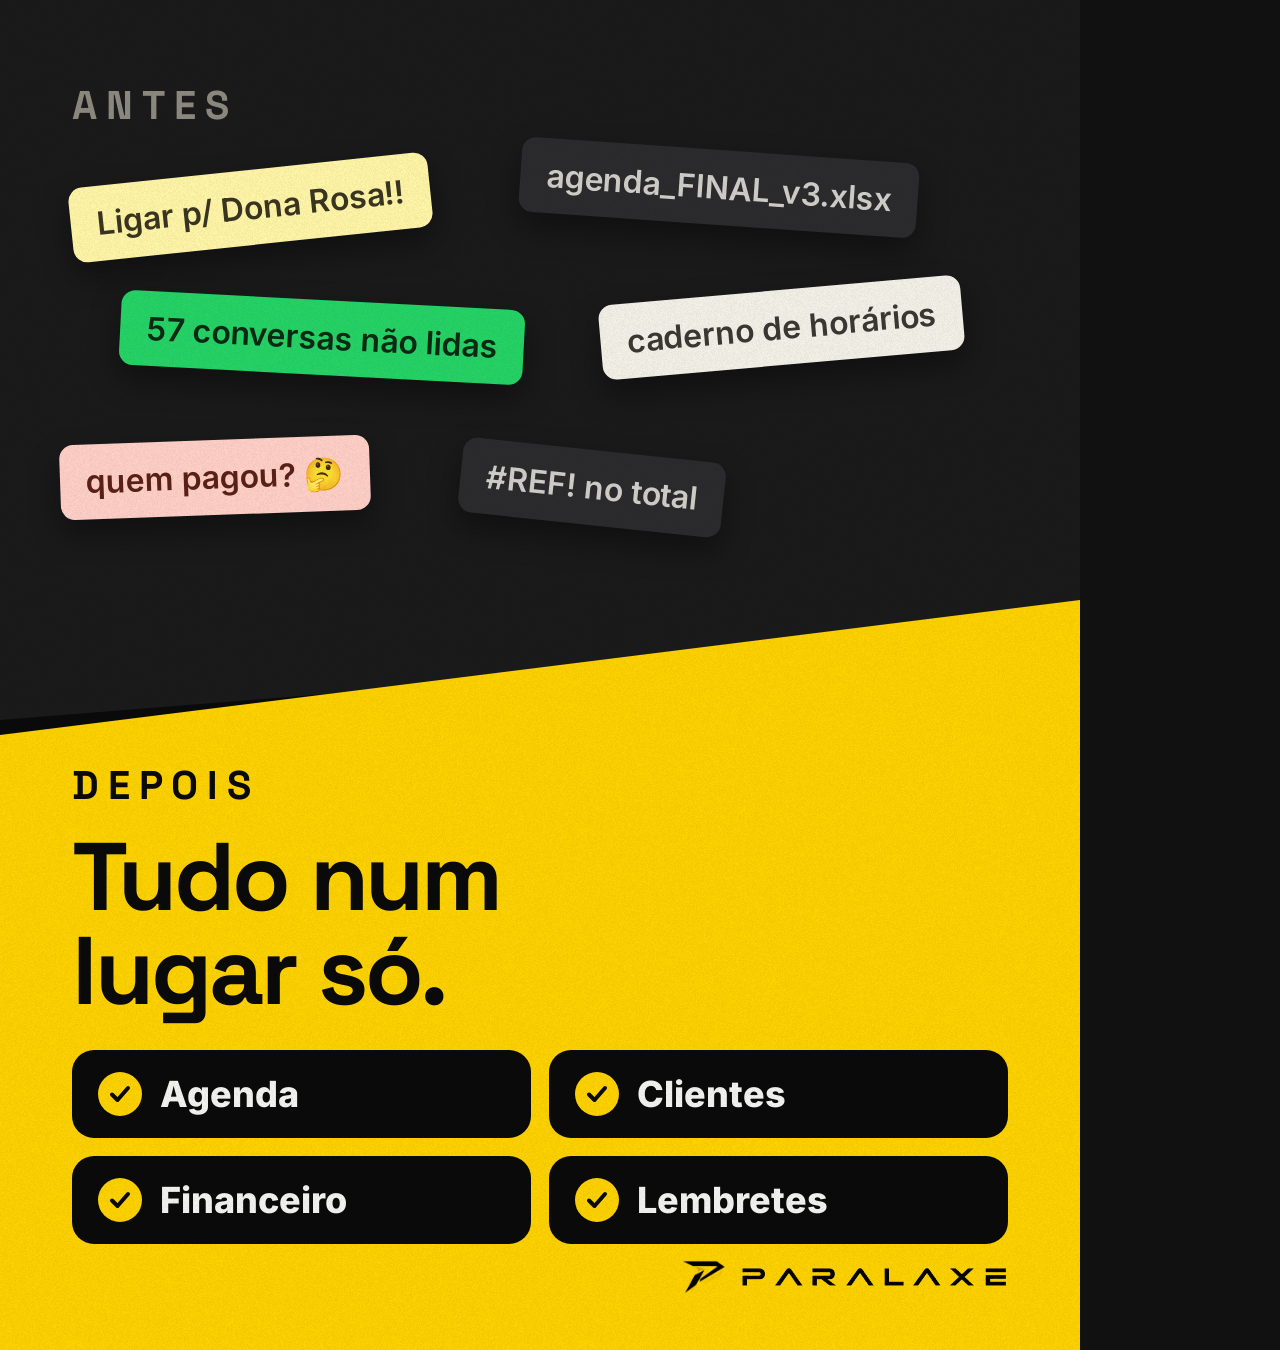
<file: brand-kit/videos/reels-v2-fontes/posts/s4.html>
<!doctype html><html><head><meta charset="utf-8"><link rel="stylesheet" href="base.css"><style>
.top{position:absolute;left:0;right:0;top:0;height:720px;background:#1a1a1b;clip-path:polygon(0 0,100% 0,100% 88%,0 100%)}
.bot{position:absolute;left:0;right:0;top:600px;bottom:0;background:#fed301;clip-path:polygon(0 18%,100% 0,100% 100%,0 100%)}
.lab{position:absolute;font-family:SG;font-weight:700;font-size:40px;letter-spacing:.22em}
.mess{position:absolute;font-family:IN;font-weight:600;font-size:32px;padding:18px 26px;border-radius:14px;white-space:nowrap;box-shadow:0 14px 30px rgba(0,0,0,.4)}
.chk{display:flex;align-items:center;gap:18px;background:#0a0a0a;color:#f4f4f2;border-radius:22px;padding:22px 26px;font-family:IN;font-weight:700;font-size:36px}
.chk i{flex:none;width:44px;height:44px;border-radius:50%;background:#fed301;display:flex;align-items:center;justify-content:center}
</style></head><body><section class="sl" style="background:#0a0a0a">
<div class="top"></div>
<div class="lab" style="left:72px;top:80px;color:#8d8a80">ANTES</div>
<div class="mess" style="left:70px;top:170px;background:#fff6a8;color:#3a3520;transform:rotate(-6deg)">Ligar p/ Dona Rosa!!</div>
<div class="mess" style="left:520px;top:150px;background:#2b2b2d;color:#d0cfca;transform:rotate(4deg)">agenda_FINAL_v3.xlsx</div>
<div class="mess" style="left:120px;top:300px;background:#25d366;color:#0a2a14;transform:rotate(3deg)">57 conversas não lidas</div>
<div class="mess" style="left:600px;top:290px;background:#f4f1e8;color:#3a3833;transform:rotate(-5deg)">caderno de horários</div>
<div class="mess" style="left:60px;top:440px;background:#ffd0c7;color:#5a2018;transform:rotate(-2deg)">quem pagou? 🤔</div>
<div class="mess" style="left:460px;top:450px;background:#2b2b2d;color:#d0cfca;transform:rotate(6deg)">#REF! no total</div>
<div class="bot"></div>
<div class="lab" style="left:72px;top:760px;color:#0a0a0a">DEPOIS</div>
<div class="abs sg" style="left:72px;top:830px;font-size:96px;color:#0a0a0a">Tudo num<br>lugar só.</div>
<div class="abs" style="left:72px;right:72px;top:1050px;display:grid;grid-template-columns:1fr 1fr;gap:18px">
 <div class="chk"><i><svg width="26" height="26" viewBox="0 0 26 26"><path d="M5 13.5 10.5 19 21 7" fill="none" stroke="#0a0a0a" stroke-width="4" stroke-linecap="round" stroke-linejoin="round"/></svg></i>Agenda</div>
 <div class="chk"><i><svg width="26" height="26" viewBox="0 0 26 26"><path d="M5 13.5 10.5 19 21 7" fill="none" stroke="#0a0a0a" stroke-width="4" stroke-linecap="round" stroke-linejoin="round"/></svg></i>Clientes</div>
 <div class="chk"><i><svg width="26" height="26" viewBox="0 0 26 26"><path d="M5 13.5 10.5 19 21 7" fill="none" stroke="#0a0a0a" stroke-width="4" stroke-linecap="round" stroke-linejoin="round"/></svg></i>Financeiro</div>
 <div class="chk"><i><svg width="26" height="26" viewBox="0 0 26 26"><path d="M5 13.5 10.5 19 21 7" fill="none" stroke="#0a0a0a" stroke-width="4" stroke-linecap="round" stroke-linejoin="round"/></svg></i>Lembretes</div>
</div>
<div class="abs" style="right:72px;bottom:56px;display:flex;align-items:center"><img class="blk" src="../img/paralaxe-simbolo-P.png" style="height:34px"><img class="blk" src="../img/paralaxe-nome.png" style="height:22px;margin-left:14px"></div>
<div class="grain"></div>
</section></body></html>
</file>
<file: brand-kit/videos/reels-v2-fontes/posts/base.css>
@font-face{font-family:SG;src:url(../fonts/space-grotesk-latin-500-normal.woff2);font-weight:500}
@font-face{font-family:SG;src:url(../fonts/space-grotesk-latin-700-normal.woff2);font-weight:700}
@font-face{font-family:IN;src:url(../fonts/inter-latin-400-normal.woff2);font-weight:400}
@font-face{font-family:IN;src:url(../fonts/inter-latin-500-normal.woff2);font-weight:500}
@font-face{font-family:IN;src:url(../fonts/inter-latin-600-normal.woff2);font-weight:600}
@font-face{font-family:IN;src:url(../fonts/inter-latin-800-normal.woff2);font-weight:800}
@font-face{font-family:IN;src:url(../fonts/inter-latin-900-normal.woff2);font-weight:900}
*{box-sizing:border-box;margin:0;padding:0}
body{width:1080px;background:#111;font-family:IN}
.sl{position:relative;width:1080px;height:1350px;overflow:hidden}
.abs{position:absolute}
.sg{font-family:SG;font-weight:700;letter-spacing:-.03em;line-height:.98}
.blk{filter:brightness(0)}
.foot{position:absolute;left:72px;right:72px;bottom:60px;display:flex;justify-content:space-between;align-items:center}
.foot img{height:30px}
.dots{display:flex;gap:10px}.dots i{width:12px;height:12px;border-radius:50%;background:currentColor;opacity:.25}.dots i.on{opacity:1;width:34px;border-radius:6px}
.grain{position:absolute;inset:0;background:url(../img/noise.png);opacity:.05;mix-blend-mode:multiply;pointer-events:none}
</file>
